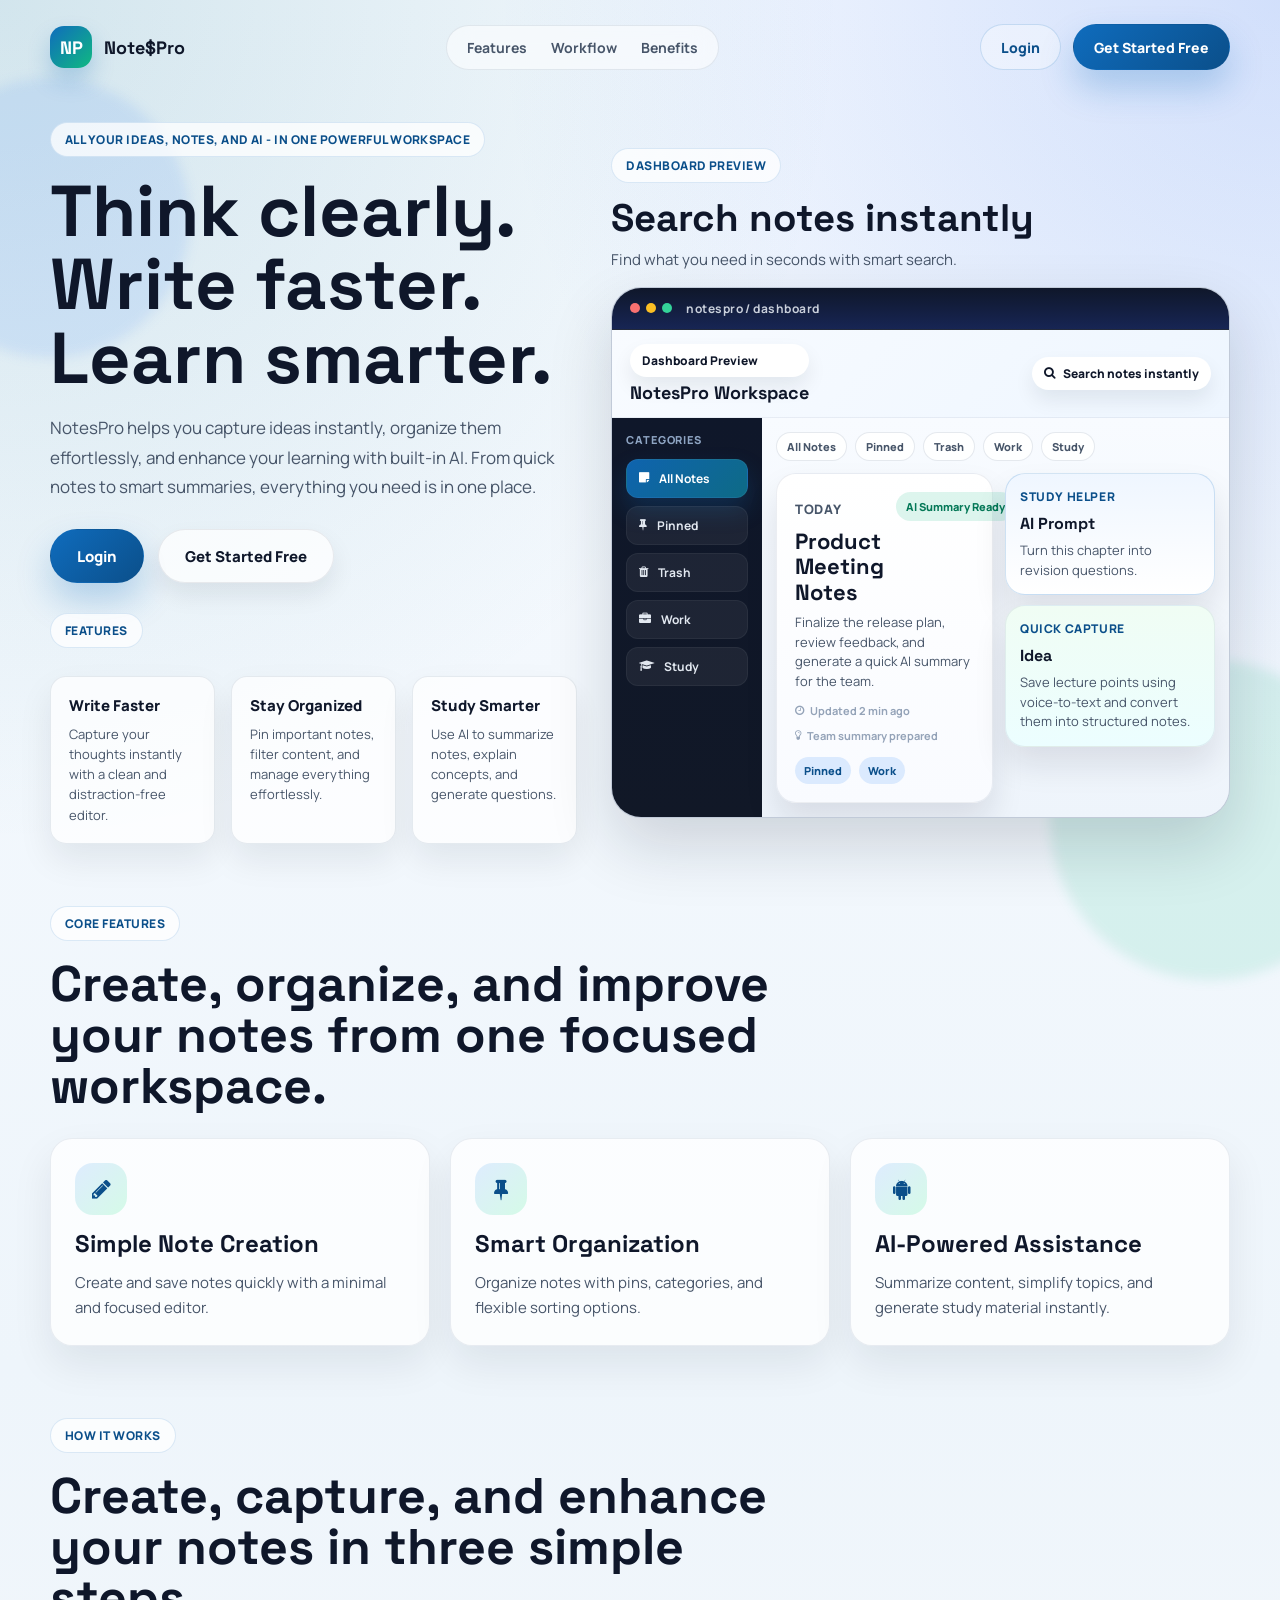
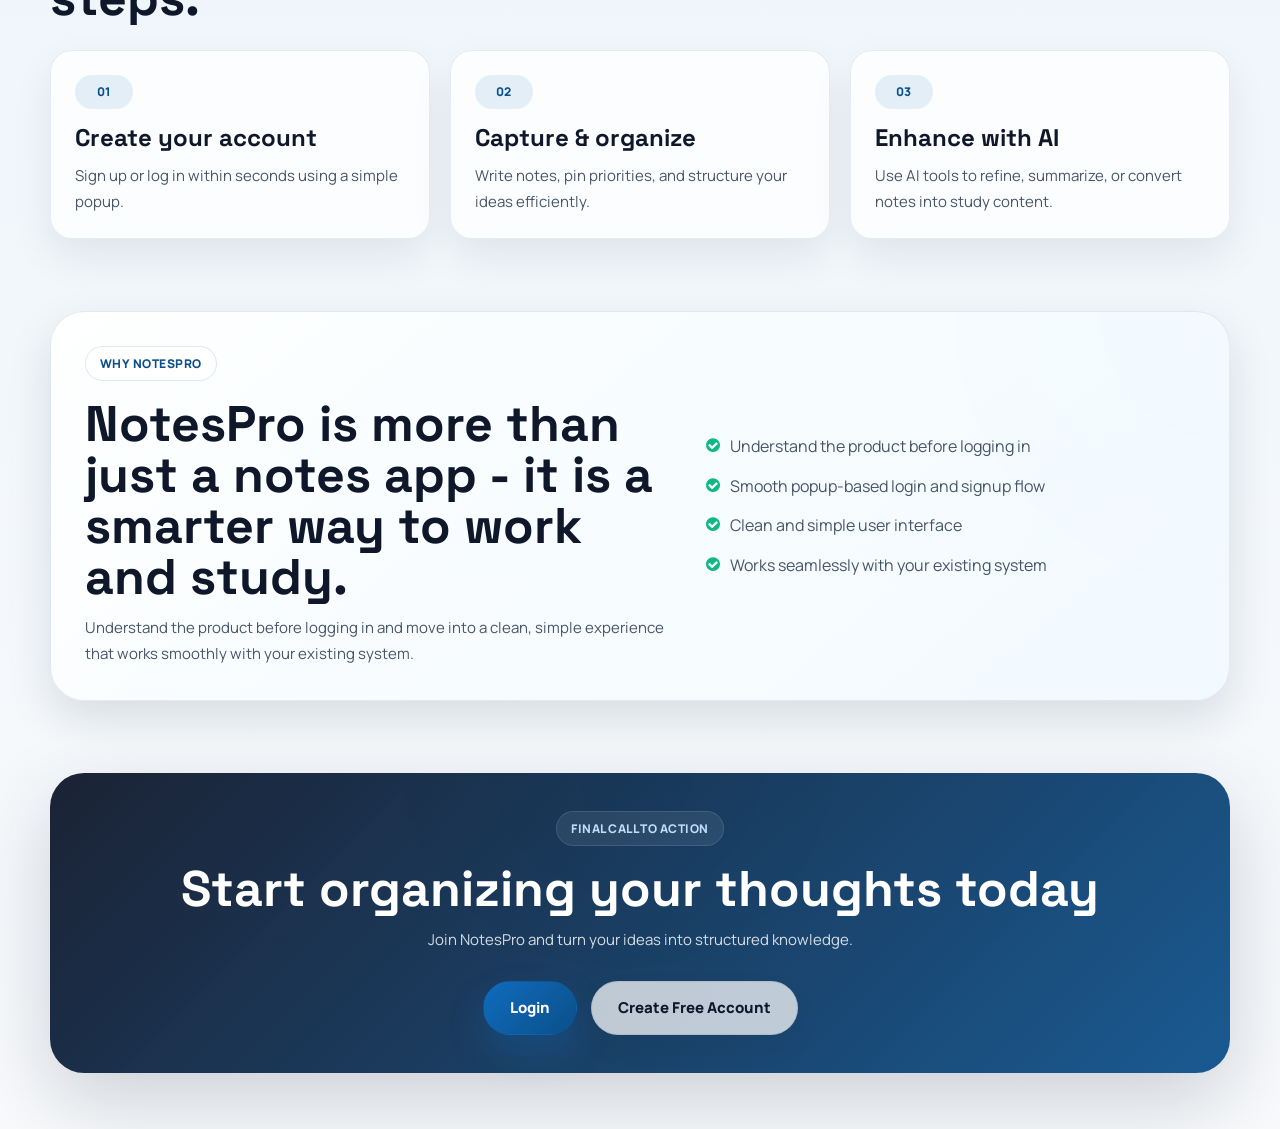
<file: index.html>
<!DOCTYPE html>
<html lang="en">
<head>
    <meta charset="UTF-8">
    <meta name="viewport" content="width=device-width, initial-scale=1.0">
    <link rel="icon" type="image/svg+xml" href="favicon.svg">
    <link rel="stylesheet" href="style.css">
    <link rel="stylesheet" href="https://cdnjs.cloudflare.com/ajax/libs/font-awesome/4.7.0/css/font-awesome.min.css">
    <title>NotesPro | Smart Notes Workspace</title>
</head>
<body class="landing-page">
    <header class="site-header">
        <a class="site-brand" href="index.html" aria-label="NotesPro home">
            <span class="site-brand__mark">NP</span>
            <span class="site-brand__text">Note$Pro</span>
        </a>

        <nav class="site-nav" aria-label="Main navigation">
            <a href="#features">Features</a>
            <a href="#workflow">Workflow</a>
            <a href="#benefits">Benefits</a>
        </nav>

        <div class="site-actions">
            <button class="ghost-button" type="button" data-auth-open="login">Login</button>
            <button class="primary-button" type="button" data-auth-open="signup">Get Started Free</button>
        </div>
    </header>

    <main class="landing-main">
        <section class="hero-section" id="home">
            <div class="hero-copy">
                <span class="section-badge">All your ideas, notes, and AI - in one powerful workspace</span>
                <h1>Think clearly. Write faster. Learn smarter.</h1>
                <p>
                    NotesPro helps you capture ideas instantly, organize them effortlessly, and enhance
                    your learning with built-in AI. From quick notes to smart summaries, everything you
                    need is in one place.
                </p>

                <div class="hero-actions">
                    <button class="primary-button large-button" type="button" data-auth-open="login">Login</button>
                    <button class="secondary-button large-button" type="button" data-auth-open="signup">Get Started Free</button>
                </div>

                <div class="hero-stats-heading">
                    <span class="section-badge">Features</span>
                </div>

                <div class="hero-stats">
                    <article class="stat-card">
                        <strong>Write Faster</strong>
                        <span>Capture your thoughts instantly with a clean and distraction-free editor.</span>
                    </article>
                    <article class="stat-card">
                        <strong>Stay Organized</strong>
                        <span>Pin important notes, filter content, and manage everything effortlessly.</span>
                    </article>
                    <article class="stat-card">
                        <strong>Study Smarter</strong>
                        <span>Use AI to summarize notes, explain concepts, and generate questions.</span>
                    </article>
                </div>
            </div>

            <div class="hero-visual" aria-hidden="true">
                <div class="visual-heading">
                    <span class="section-badge">Dashboard Preview</span>
                    <h2>Search notes instantly</h2>
                    <p>Find what you need in seconds with smart search.</p>
                </div>

                <div class="workspace-preview">
                    <div class="workspace-preview__chrome">
                        <div class="workspace-dots" aria-hidden="true">
                            <span></span>
                            <span></span>
                            <span></span>
                        </div>
                        <span class="workspace-window-title">notespro / dashboard</span>
                    </div>

                    <div class="workspace-preview__top">
                        <div class="workspace-top__left">
                            <span class="workspace-pill">Dashboard Preview</span>
                            <strong>NotesPro Workspace</strong>
                        </div>
                        <span class="workspace-search"><i class="fa fa-search"></i> Search notes instantly</span>
                    </div>

                    <div class="workspace-preview__body">
                        <aside class="workspace-menu">
                            <div class="workspace-menu__eyebrow">Categories</div>
                            <span class="is-active"><i class="fa fa-sticky-note"></i> All Notes</span>
                            <span><i class="fa fa-thumb-tack"></i> Pinned</span>
                            <span><i class="fa fa-trash"></i> Trash</span>
                            <span><i class="fa fa-briefcase"></i> Work</span>
                            <span><i class="fa fa-graduation-cap"></i> Study</span>
                        </aside>

                        <div class="workspace-canvas">
                            <div class="workspace-chip-row">
                                <span>All Notes</span>
                                <span>Pinned</span>
                                <span>Trash</span>
                                <span>Work</span>
                                <span>Study</span>
                            </div>

                            <article class="preview-note preview-note--primary">
                                <div class="preview-note__head">
                                    <div>
                                        <p class="preview-note__label">Today</p>
                                        <h2>Product Meeting Notes</h2>
                                    </div>
                                    <span class="preview-status">AI Summary Ready</span>
                                </div>
                                <p>Finalize the release plan, review feedback, and generate a quick AI summary for the team.</p>
                                <div class="preview-note__meta">
                                    <span><i class="fa fa-clock-o"></i> Updated 2 min ago</span>
                                    <span><i class="fa fa-lightbulb-o"></i> Team summary prepared</span>
                                </div>
                                <div class="preview-tags">
                                    <span>Pinned</span>
                                    <span>Work</span>
                                </div>
                            </article>

                            <div class="preview-stack">
                                <article class="preview-note preview-note--mini">
                                    <p class="preview-note__label">Study Helper</p>
                                    <h3>AI Prompt</h3>
                                    <p>Turn this chapter into revision questions.</p>
                                </article>

                                <article class="preview-note preview-note--mini accent-note">
                                    <p class="preview-note__label">Quick Capture</p>
                                    <h3>Idea</h3>
                                    <p>Save lecture points using voice-to-text and convert them into structured notes.</p>
                                </article>
                            </div>
                        </div>
                    </div>
                </div>
            </div>
        </section>

        <section class="feature-section" id="features">
            <div class="section-heading">
                <span class="section-badge">Core Features</span>
                <h2>Create, organize, and improve your notes from one focused workspace.</h2>
            </div>

            <div class="feature-strip">
                <article class="feature-card">
                    <div class="feature-icon"><i class="fa fa-pencil"></i></div>
                    <h2>Simple Note Creation</h2>
                    <p>Create and save notes quickly with a minimal and focused editor.</p>
                </article>

                <article class="feature-card">
                    <div class="feature-icon"><i class="fa fa-thumb-tack"></i></div>
                    <h2>Smart Organization</h2>
                    <p>Organize notes with pins, categories, and flexible sorting options.</p>
                </article>

                <article class="feature-card">
                    <div class="feature-icon"><i class="fa fa-android"></i></div>
                    <h2>AI-Powered Assistance</h2>
                    <p>Summarize content, simplify topics, and generate study material instantly.</p>
                </article>
            </div>
        </section>

        <section class="journey-section" id="workflow">
            <div class="section-heading">
                <span class="section-badge">How It Works</span>
                <h2>Create, capture, and enhance your notes in three simple steps.</h2>
            </div>

            <div class="journey-grid">
                <article class="journey-card">
                    <span class="journey-step">01</span>
                    <h3>Create your account</h3>
                    <p>Sign up or log in within seconds using a simple popup.</p>
                </article>

                <article class="journey-card">
                    <span class="journey-step">02</span>
                    <h3>Capture &amp; organize</h3>
                    <p>Write notes, pin priorities, and structure your ideas efficiently.</p>
                </article>

                <article class="journey-card">
                    <span class="journey-step">03</span>
                    <h3>Enhance with AI</h3>
                    <p>Use AI tools to refine, summarize, or convert notes into study content.</p>
                </article>
            </div>
        </section>

        <section class="highlight-section" id="benefits">
            <div class="highlight-panel">
                <div class="highlight-copy">
                    <span class="section-badge">Why NotesPro</span>
                    <h2>NotesPro is more than just a notes app - it is a smarter way to work and study.</h2>
                    <p>
                        Understand the product before logging in and move into a clean, simple experience
                        that works smoothly with your existing system.
                    </p>
                </div>

                <ul class="highlight-list">
                    <li><i class="fa fa-check-circle"></i> Understand the product before logging in</li>
                    <li><i class="fa fa-check-circle"></i> Smooth popup-based login and signup flow</li>
                    <li><i class="fa fa-check-circle"></i> Clean and simple user interface</li>
                    <li><i class="fa fa-check-circle"></i> Works seamlessly with your existing system</li>
                </ul>
            </div>
        </section>

        <section class="cta-section">
            <span class="section-badge">Final Call To Action</span>
            <h2>Start organizing your thoughts today</h2>
            <p>Join NotesPro and turn your ideas into structured knowledge.</p>
            <div class="cta-actions">
                <button class="primary-button large-button" type="button" data-auth-open="login">Login</button>
                <button class="secondary-button large-button" type="button" data-auth-open="signup">Create Free Account</button>
            </div>
        </section>
    </main>

    <div class="auth-modal" id="authModal" hidden aria-hidden="true">
        <div class="auth-modal__backdrop" data-auth-close></div>

        <div class="auth-modal__dialog" role="dialog" aria-modal="true" aria-labelledby="authModalHeading">
            <button class="auth-modal__close" type="button" data-auth-close aria-label="Close auth popup">&times;</button>

            <div class="auth-modal__layout">
                <section class="auth-modal__intro">
                    <div class="auth-brand">NotesPro</div>
                    <h2 id="authModalHeading">Access your notes from one beautiful workspace.</h2>
                    <p>Login to continue writing and organizing, or sign up to create your NotesPro account.</p>

                    <ul class="auth-benefits">
                        <li><i class="fa fa-check-circle"></i> Save personal and work notes in one place</li>
                        <li><i class="fa fa-check-circle"></i> Pin important notes and recover deleted ones</li>
                        <li><i class="fa fa-check-circle"></i> Use the AI assistant for study and writing help</li>
                    </ul>
                </section>

                <section class="auth-modal__forms">
                    <div class="auth-view-switch" aria-label="Choose login or sign up">
                        <button class="auth-view-switch__btn is-active" type="button" data-auth-view="login">Login</button>
                        <button class="auth-view-switch__btn" type="button" data-auth-view="signup">Sign Up</button>
                    </div>

                    <section class="auth-pane is-active" data-auth-panel="login">
                        <h3>Login</h3>
                        <p>Enter your details and continue to your notes workspace.</p>

                        <form class="auth-form">
                            <label for="mail">Email</label>
                            <input type="email" name="email" id="mail" placeholder="abc@gmail.com" autocomplete="email">

                            <label for="pass">Password</label>
                            <input type="password" name="password" id="pass" placeholder="Password" autocomplete="current-password">

                            <div class="auth-actions auth-actions-single">
                                <button id="sub-btn" type="button">Login</button>
                            </div>
                        </form>

                        <p class="auth-inline-text">
                            New here?
                            <button class="auth-inline-link" type="button" data-auth-view="signup">Create an account</button>
                        </p>
                    </section>

                    <section class="auth-pane" data-auth-panel="signup">
                        <h3>Create Account</h3>
                        <p>Sign up to start using your personal NotesPro dashboard.</p>

                        <form class="auth-form">
                            <label for="Name">Name</label>
                            <input type="text" name="name" id="Name" placeholder="Enter your name" autocomplete="name">

                            <label for="email">Email</label>
                            <input type="email" name="email" id="email" placeholder="abc@gmail.com" autocomplete="email">

                            <label for="password">Password</label>
                            <input type="password" name="password" id="password" placeholder="Minimum 6 characters" autocomplete="new-password">

                            <div class="auth-actions">
                                <button id="submit" type="button">Create Account</button>
                                <button id="reset" type="button">Reset</button>
                            </div>
                        </form>

                        <p class="auth-inline-text">
                            Already have an account?
                            <button class="auth-inline-link" type="button" data-auth-view="login">Login</button>
                        </p>
                    </section>
                </section>
            </div>
        </div>
    </div>

    <script src="script.js"></script>
</body>
</html>
</file>
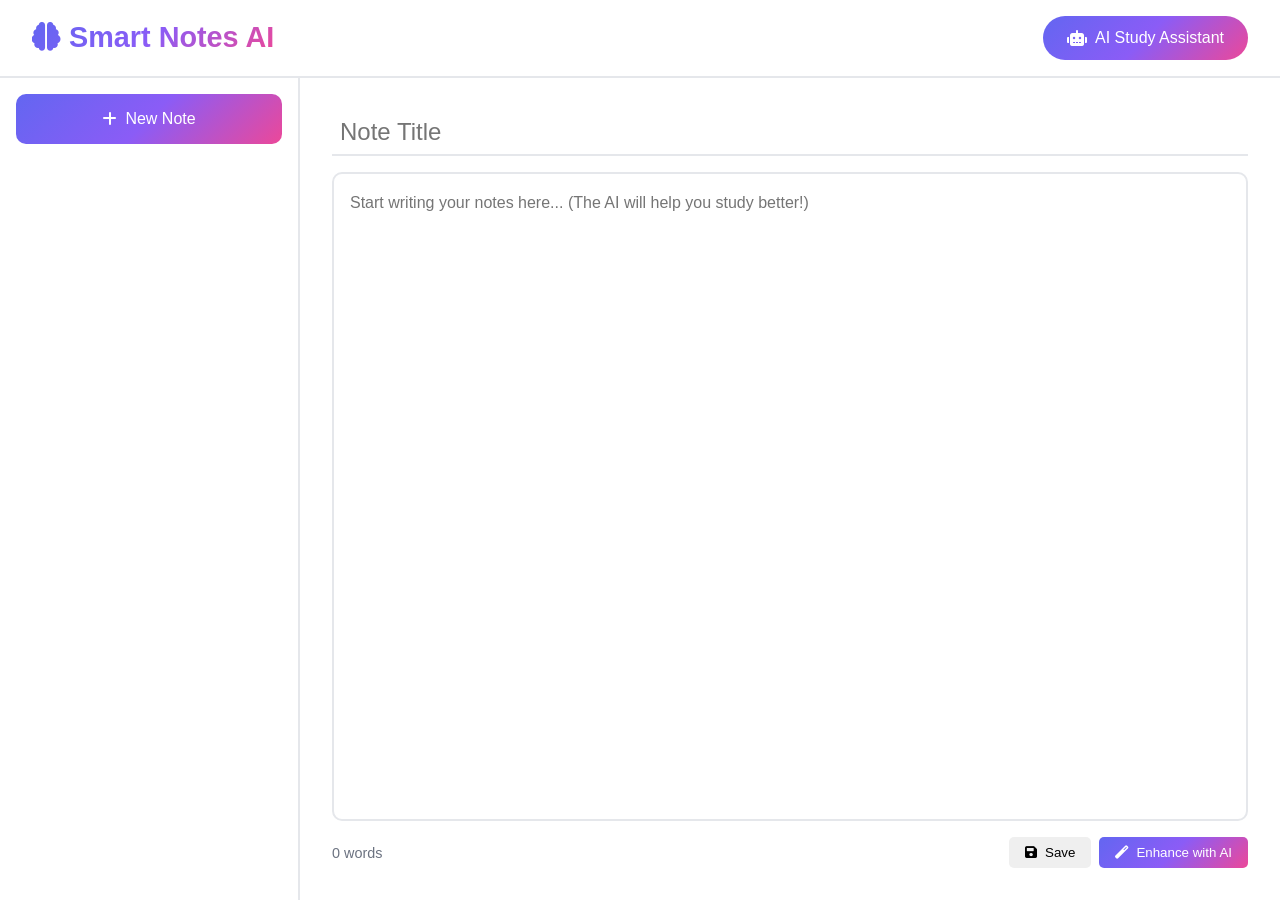
<file: ai.html>
<!DOCTYPE html>
<html lang="en">
<head> 
    <meta charset="UTF-8">
    <meta name="viewport" content="width=device-width, initial-scale=1.0">
    <link rel='icon' type='image/svg+xml' href='favicon.svg'>
    <title>Smart Notes AI - Study Assistant</title>
    <link rel="stylesheet" href="ai.css">
    <link rel="stylesheet" href="https://cdnjs.cloudflare.com/ajax/libs/font-awesome/6.0.0/css/all.min.css">
</head>
<body>
    <div class="app-container">
        
        <header class="app-header">
            <h1><i class="fas fa-brain"></i> Smart Notes AI</h1>
            <button class="ai-assistant-btn" onclick="openAIAssistant()">
                <i class="fas fa-robot"></i> AI Study Assistant
            </button>
        </header>

        
        <div class="main-content">
            
            <aside class="sidebar">
                <button class="new-note-btn" onclick="createNewNote()">
                    <i class="fas fa-plus"></i> New Note
                </button>
                <div class="notes-list" id="notesList">
                    
                </div>
            </aside>

            
            <section class="note-editor">
                <input type="text" class="note-title" id="noteTitle" placeholder="Note Title">
                <textarea class="note-content" id="noteContent" placeholder="Start writing your notes here... (The AI will help you study better!)"></textarea>
                <div class="editor-footer">
                    <span class="word-count" id="wordCount">0 words</span>
                    <div class="editor-actions">
                        <button class="action-btn" onclick="saveNote()"><i class="fas fa-save"></i> Save</button>
                        <button class="action-btn ai-btn" onclick="enhanceWithAI()">
                            <i class="fas fa-magic"></i> Enhance with AI
                        </button>
                    </div>
                </div>
            </section>
        </div>

        
        <div id="aiModal" class="modal">
            <div class="modal-content">
                <div class="modal-header">
                    <h2><i class="fas fa-robot"></i> AI Study Assistant</h2>
                    <button class="close-btn" onclick="closeAIAssistant()">&times;</button>
                </div>
                
                <div class="chat-container" id="chatContainer">
                    <div class="ai-message">
                        <i class="fas fa-robot"></i>
                        <div class="message-content">
                            Hi! I'm your AI study assistant. I can help you with:
                            <ul>
                                <li>📚 Improving your notes</li>
                                <li>📝 Creating study guides</li>
                                <li>❓ Generating practice questions</li>
                                <li>💡 Explaining difficult concepts</li>
                                <li>📊 Making summaries</li>
                            </ul>
                            What would you like help with today?
                        </div>
                    </div>
                </div>

                <div class="quick-actions">
                    <button class="quick-action" onclick="askAI('improve notes')">
                        <i class="fas fa-magic"></i> Improve My Notes
                    </button>
                    <button class="quick-action" onclick="askAI('generate questions')">
                        <i class="fas fa-question-circle"></i> Generate Questions
                    </button>
                    <button class="quick-action" onclick="askAI('summarize')">
                        <i class="fas fa-compress"></i> Summarize
                    </button>
                    <button class="quick-action" onclick="askAI('explain concepts')">
                        <i class="fas fa-lightbulb"></i> Explain Concepts
                    </button>
                </div>

                <div class="ai-response" id="aiResponse">
                    
                </div>

                <div class="modal-footer">
                    <input type="text" id="aiQuestion" placeholder="Ask me anything about your notes..." class="ai-input">
                    <button class="send-btn" onclick="sendToAI()">
                        <i class="fas fa-paper-plane"></i> Ask AI
                    </button>
                </div>
            </div>
        </div>

        
        <div id="loadingOverlay" class="loading-overlay" style="display: none;">
            <div class="spinner">
                <i class="fas fa-brain"></i>
                <div class="loading-text">AI is thinking...</div>
            </div>
        </div>
    </div>

    <script src="ai.js"></script>
</body>
</html>
</file>
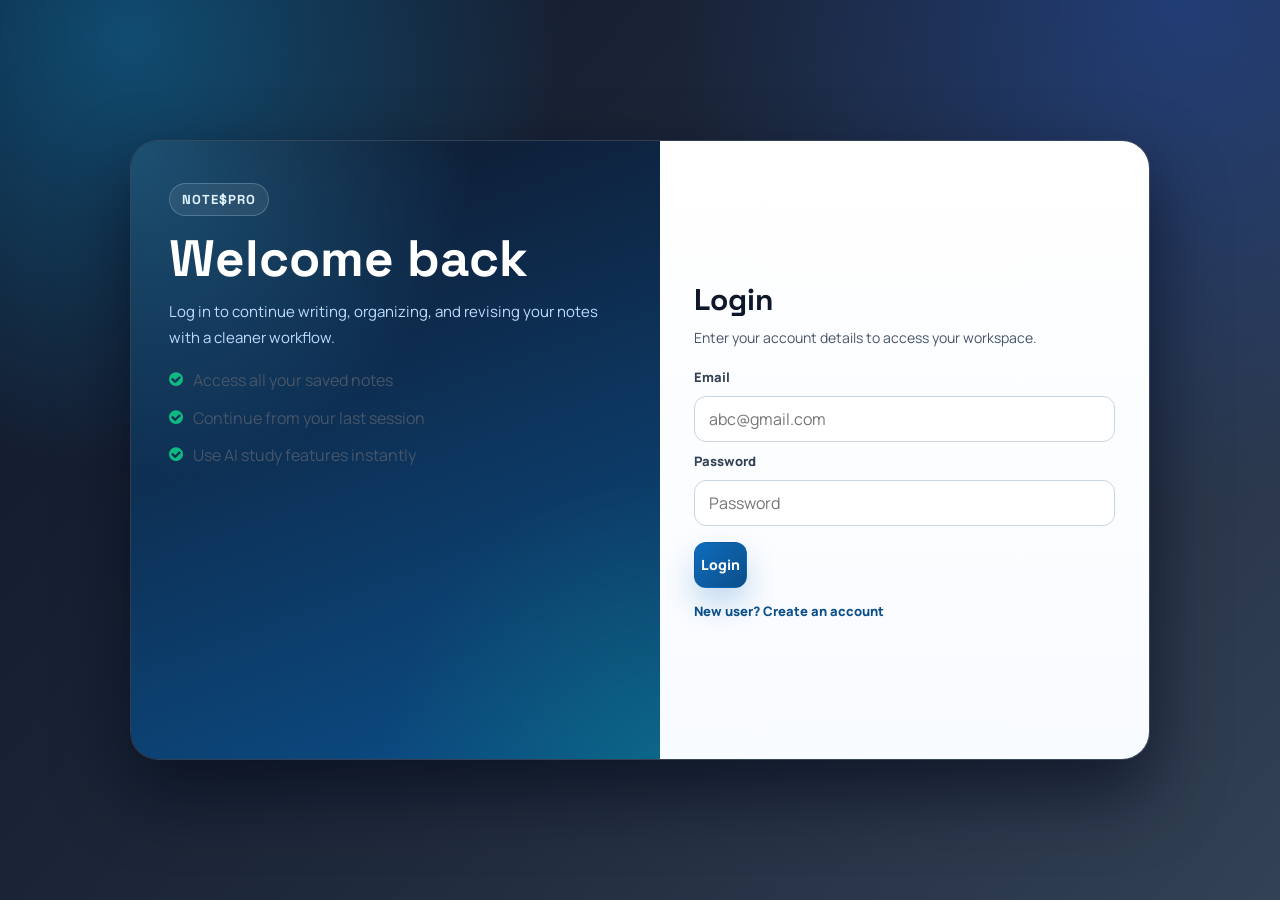
<file: login.html>
<!DOCTYPE html>
<html lang="en">
<head>
    <meta charset="UTF-8">
    <meta name="viewport" content="width=device-width, initial-scale=1.0">
    <link rel='icon' type='image/svg+xml' href='favicon.svg'>
    <link rel="stylesheet" href="style.css">
    <link rel="stylesheet" href="https://cdnjs.cloudflare.com/ajax/libs/font-awesome/4.7.0/css/font-awesome.min.css">
    <title>login page</title>
</head>
<body class="auth-page auth-login">
    <main class="auth-layout">
        <section class="auth-hero">
            <div class="auth-brand">NOTE$PRO</div>
            <h1>Welcome back</h1>
            <p>Log in to continue writing, organizing, and revising your notes with a cleaner workflow.</p>
            <ul>
                <li><i class="fa fa-check-circle"></i> Access all your saved notes</li>
                <li><i class="fa fa-check-circle"></i> Continue from your last session</li>
                <li><i class="fa fa-check-circle"></i> Use AI study features instantly</li>
            </ul>
        </section>

        <section class="auth-card">
            <h2>Login</h2>
            <p>Enter your account details to access your workspace.</p>

            <form class="auth-form">
                <label for="mail">Email</label>
                <input type="email" name="email" id="mail" placeholder="abc@gmail.com">

                <label for="pass">Password</label>
                <input type="password" name="password" id="pass" placeholder="Password">

                <div class="auth-actions auth-actions-single">
                    <button id="sub-btn" type="button">Login</button>
                </div>
            </form>

            <a class="auth-switch" href="index.html">
                New user? Create an account
            </a>
        </section>
    </main>

    <script src="script.js"></script>
</body>
</html>
</file>
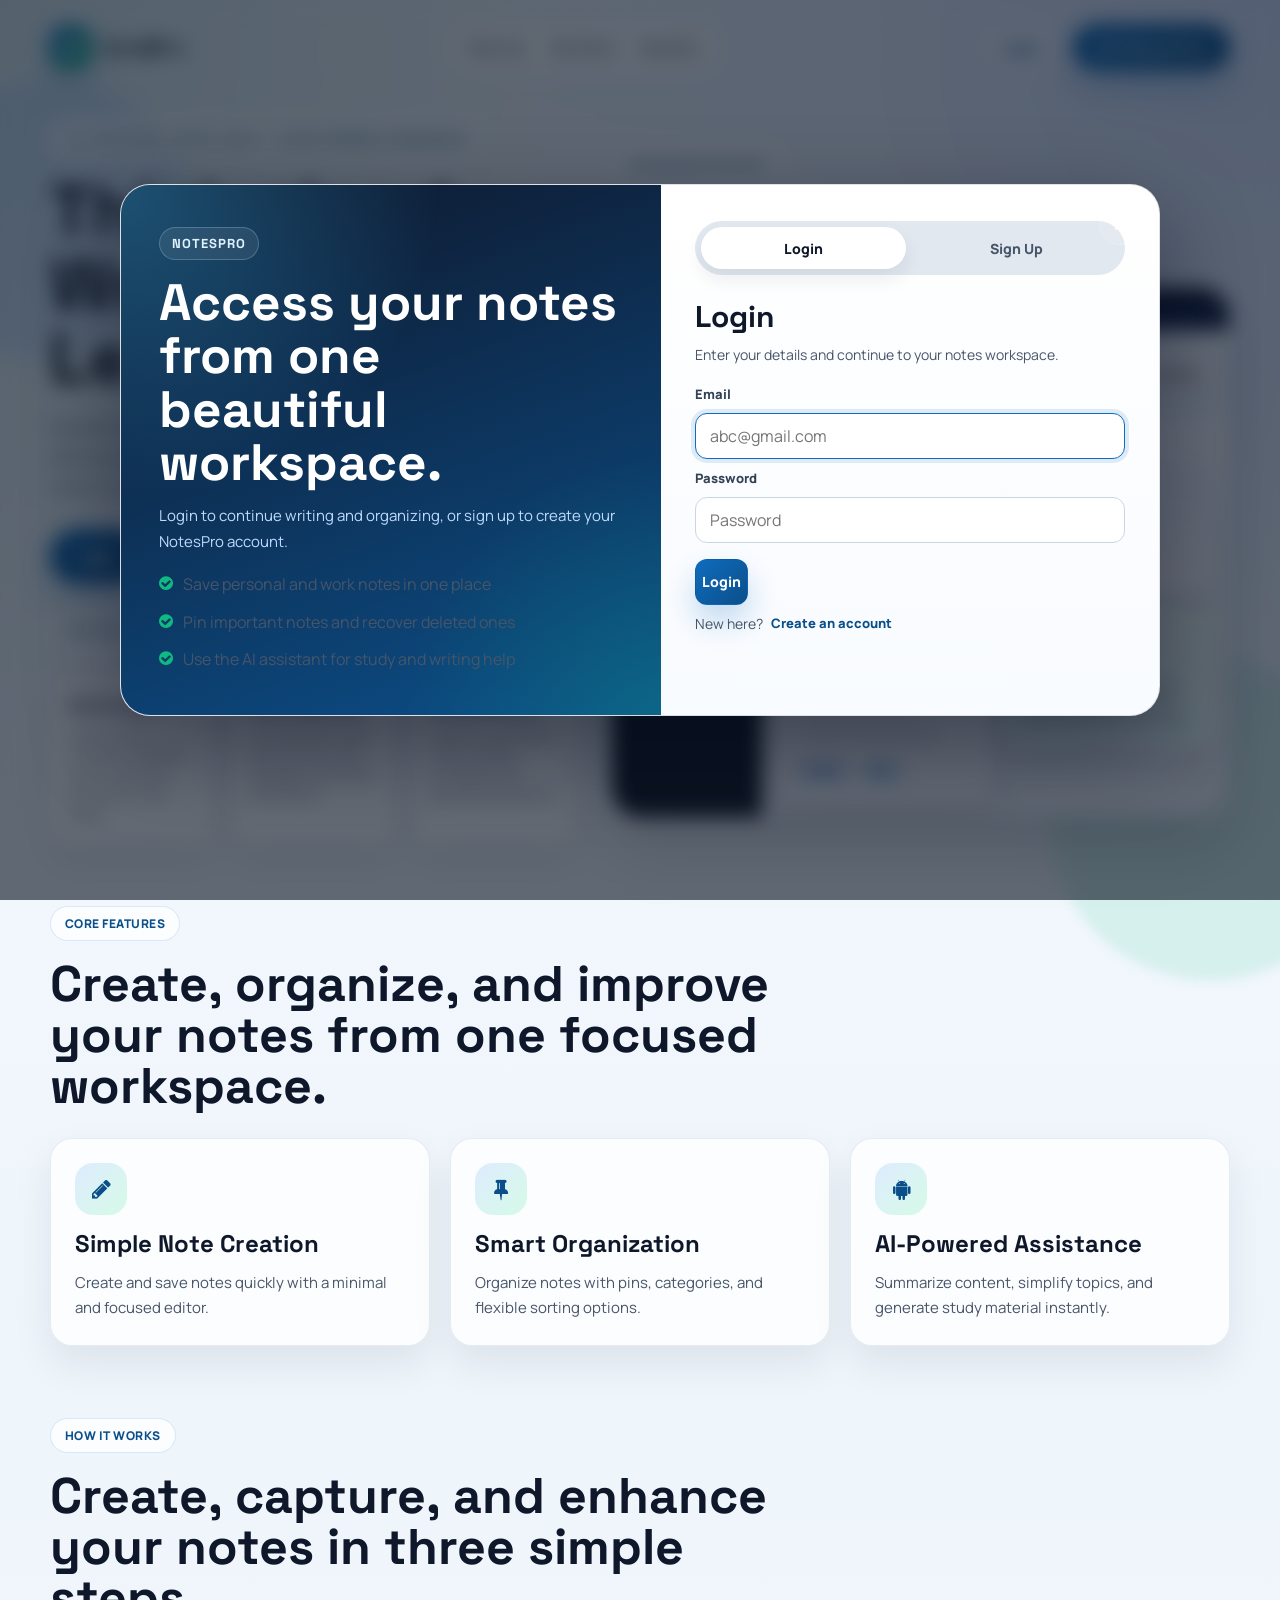
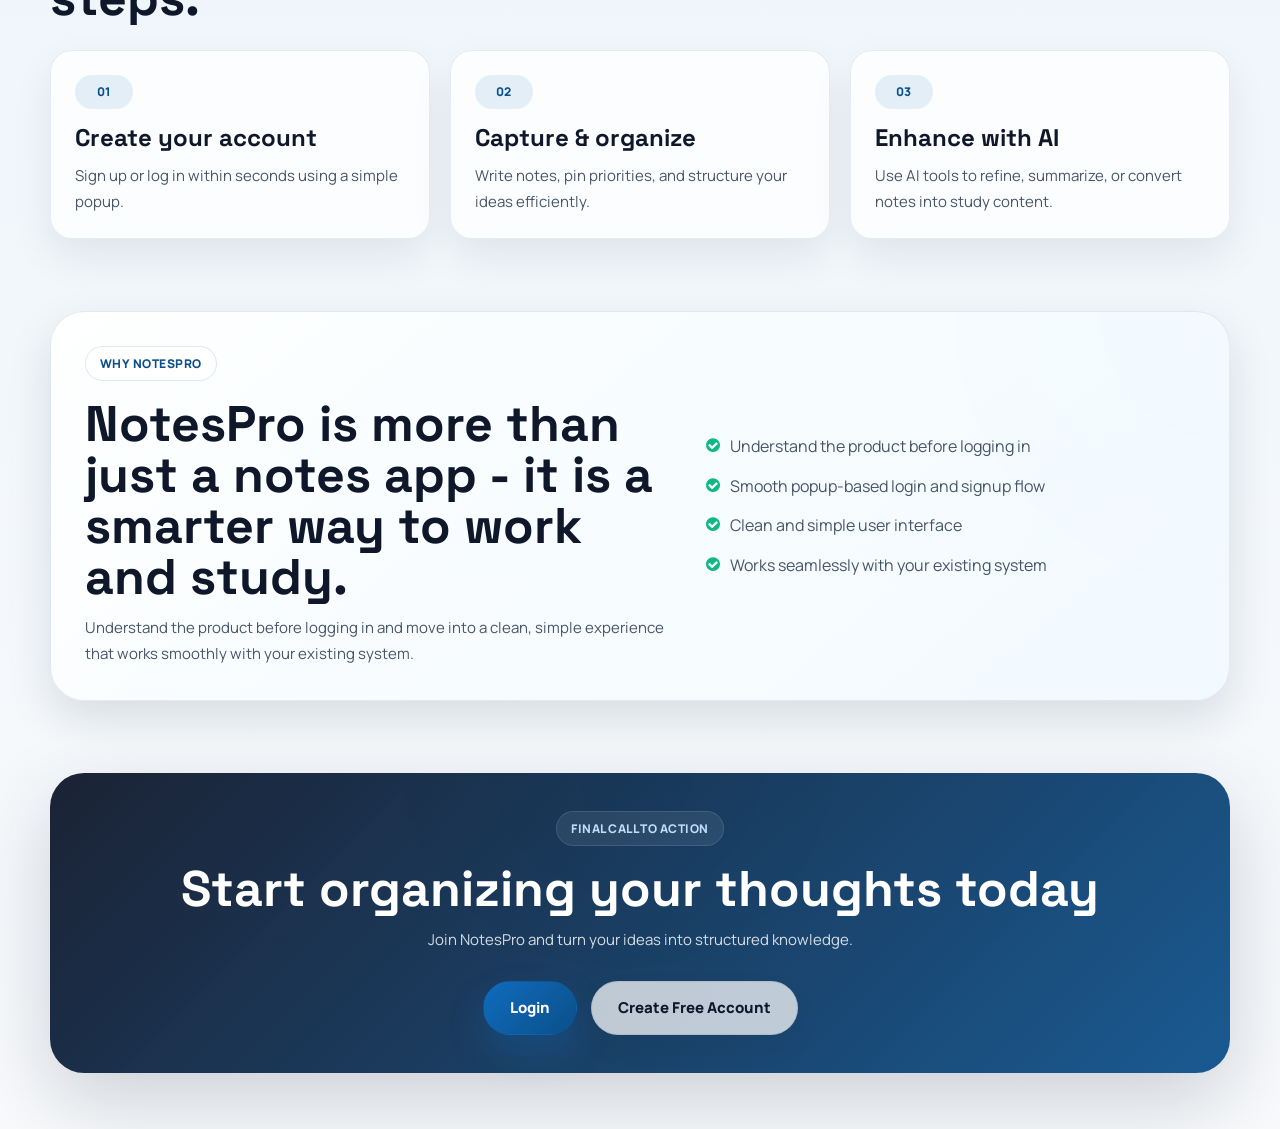
<file: notes.html>
<!DOCTYPE html>
<html lang="en">
<head>
    <meta charset="UTF-8">
    <meta name="viewport" content="width=device-width, initial-scale=1.0">
    <link rel='icon' type='image/svg+xml' href='favicon.svg'>
    <link rel="stylesheet" href="https://www.w3schools.com/w3css/5/w3.css">
    <link rel="stylesheet" href="https://cdnjs.cloudflare.com/ajax/libs/font-awesome/4.7.0/css/font-awesome.min.css">
    <link rel="stylesheet" href="notes.css">
    <title>Notes App home </title>
</head>
<body class="notes-home">
    <div class="main">
        <div class="nav">
            <ul>
                <h2 id="logo">NOTE$PRO</h2>
                <div class="search-tab">
                <input type="search" id="search" name="search" placeholder="Search by exact title">
                <button id="searchs"><i class="fa fa-search"></i></button>
                </div>
                <li id="allNotes"><i class="fa fa-list"></i> All Notes 
                    <ul id="ulnotes" class="hide">
                  
                  </ul>
                
                </li>
                <li id="newNotes"> <i class="fa fa-plus-circle"></i>  New Note</li>
                <li id="pinned"><i class="fa fa-thumb-tack"></i>  Pinned
                <ul id="ulpinned" class="hide"></ul>
                </li>
                <li id="Trash"><i class="fa fa-trash"></i> Trash
                    <ul id="ultrash" class="hide">
                        
                    </ul>
                </li>
                <li id="Categories"><i class="fa fa-tags"></i> Categories 
                    <select id="categoryFilter" class="hide">
                         
                        <option value="work">Work</option>
                        <option value="Personal">Personal</option>
                        <option value="Ideas">Ideas</option>
                    </select></li>
                <li id="Settings"><i class="fa fa-cog"></i> Settings</li>
                <li id="Profile"><i class="fa fa-user"></i> Profile</li>
            </ul>
        </div>
         <div class="notes">
            <h1 id="lab"><label for="title" id="title-head">Note Title</label></h1>
            <p class="notes-subtitle">Capture your ideas clearly, then save, pin, or enhance with AI.</p>
             
            <input type="text" name="title" id="title" placeholder="Enter note title">
           
            <h2 id="tools">Editor Tools</h2> 
             <br>
            <div class="editor">
            <button id="pin"><i class="fa fa-thumb-tack"></i> Pin</button>
            <button id="save"><i class="fa fa-save"></i> Save</button>
            <button id="Delete"><i class="fa fa-trash"></i> Delete</button>
            <button onclick="openAIAssistant()" id="ai"><i class="fa fa-android"></i> AI</button>
            <button id="toggle"><i class="fa fa-adjust"></i> Theme</button>
            </div>
             
            <textarea id="textarea" placeholder="Write your notes here..."></textarea>
            <div id="wordCount" class="word-count hide">0 words</div>
            <hr>
            <div id="notesContainer" class="hide" aria-live="polite"></div>
         </div>
       
       
       <div id="settingsOverlay" class="settings-overlay hide">
         <div class="settings-panel">
           <div class="settings-header">
             <h2 class="settings-title">Settings</h2>
             <button id="closeSettings" class="settings-close" type="button" aria-label="Close settings" onclick="closeSettingsPanel()">✕</button>
           </div>

           
           <section class="settings-group">
             <h3>Appearance</h3>
             <div class="settings-option">
               <span>Theme</span>
               <div class="settings-option-controls">
                 <label><input type="radio" name="theme-mode" id="themeLight" value="light"> Light</label>
                 <label><input type="radio" name="theme-mode" id="themeDark" value="dark"> Dark</label>
               </div>
             </div>

             <div class="settings-option">
               <span>Font Size</span>
               <select id="fontSizeSelect">
                 <option value="small">Small</option>
                 <option value="medium">Medium</option>
                 <option value="large">Large</option>
               </select>
             </div>

             <div class="settings-option">
               <span>Accent Color</span>
               <div class="accent-swatches" id="accentSelect">
                 <button data-accent="blue" class="accent-swatch accent-blue"></button>
                 <button data-accent="purple" class="accent-swatch accent-purple"></button>
                 <button data-accent="teal" class="accent-swatch accent-teal"></button>
               </div>
             </div>
           </section>

           
           <section class="settings-group">
             <h3>Editor Preferences</h3>

             <div class="settings-option">
               <span>Default Category</span>
               <select id="defaultCategorySelect">
                 <option value="work">Work</option>
                 <option value="Personal">Personal</option>
                 <option value="Ideas">Ideas</option>
               </select>
             </div>

             <div class="settings-option">
               <label>
                 <input type="checkbox" id="autoSaveToggle">
                 Auto Save Notes
               </label>
             </div>

             <div class="settings-option">
               <label>
                 <input type="checkbox" id="showWordCountToggle">
                 Show Word Count
               </label>
             </div>
           </section>

           
           <section class="settings-group">
             <h3>Notes View</h3>

             <div class="settings-option">
               <span>Sort Notes</span>
               <select id="sortOrderSelect">
                 <option value="newest">Newest First</option>
                 <option value="oldest">Oldest First</option>
               </select>
             </div>

             <div class="settings-option">
               <span>Layout</span>
               <div class="settings-option-controls">
                 <label><input type="radio" name="notes-view" value="list" id="viewList"> List</label>
                 <label><input type="radio" name="notes-view" value="grid" id="viewGrid"> Grid</label>
               </div>
             </div>

             <div class="settings-option">
               <label>
                 <input type="checkbox" id="showPinnedFirstToggle" checked>
                 Show Pinned First
               </label>
             </div>
           </section>
         </div>
       </div>
       
<div id="aiModal" class="ai-modal">

  <div class="ai-box" role="dialog" aria-label="AI Study Assistant">

    
    <div class="ai-header">
      <div class="ai-header-main">
        <h3><i class="fa fa-android"></i> AI Study Assistant</h3>
        <p><span class="ai-status-dot"></span> Ready to help with your notes</p>
      </div>
      <button class="ai-close-btn" type="button" onclick="closeAIAssistant()" aria-label="Close AI panel">&times;</button>
    </div>

    <div class="ai-history-tools">
      <button id="copyLastAI" class="ai-tool-btn" type="button">Copy Last Reply</button>
      <button id="clearAIHistory" class="ai-tool-btn ai-tool-danger" type="button">Clear History</button>
    </div>

    
    <div id="aiChat" class="ai-chat"></div>

    
    <div class="ai-input-area">

      <input
        id="aiQuestion"
        type="text"
        placeholder="Ask AI to improve, summarize, explain, or create questions..."
      >

      <button class="ai-send-btn" type="button" onclick="sendToAI()"><i class="fa fa-paper-plane"></i> Send</button>

    </div>

  </div>

</div>

       </div>
    <script src="notes.js"></script>
    <script src="script.js"></script>
</body>
</html>
</file>
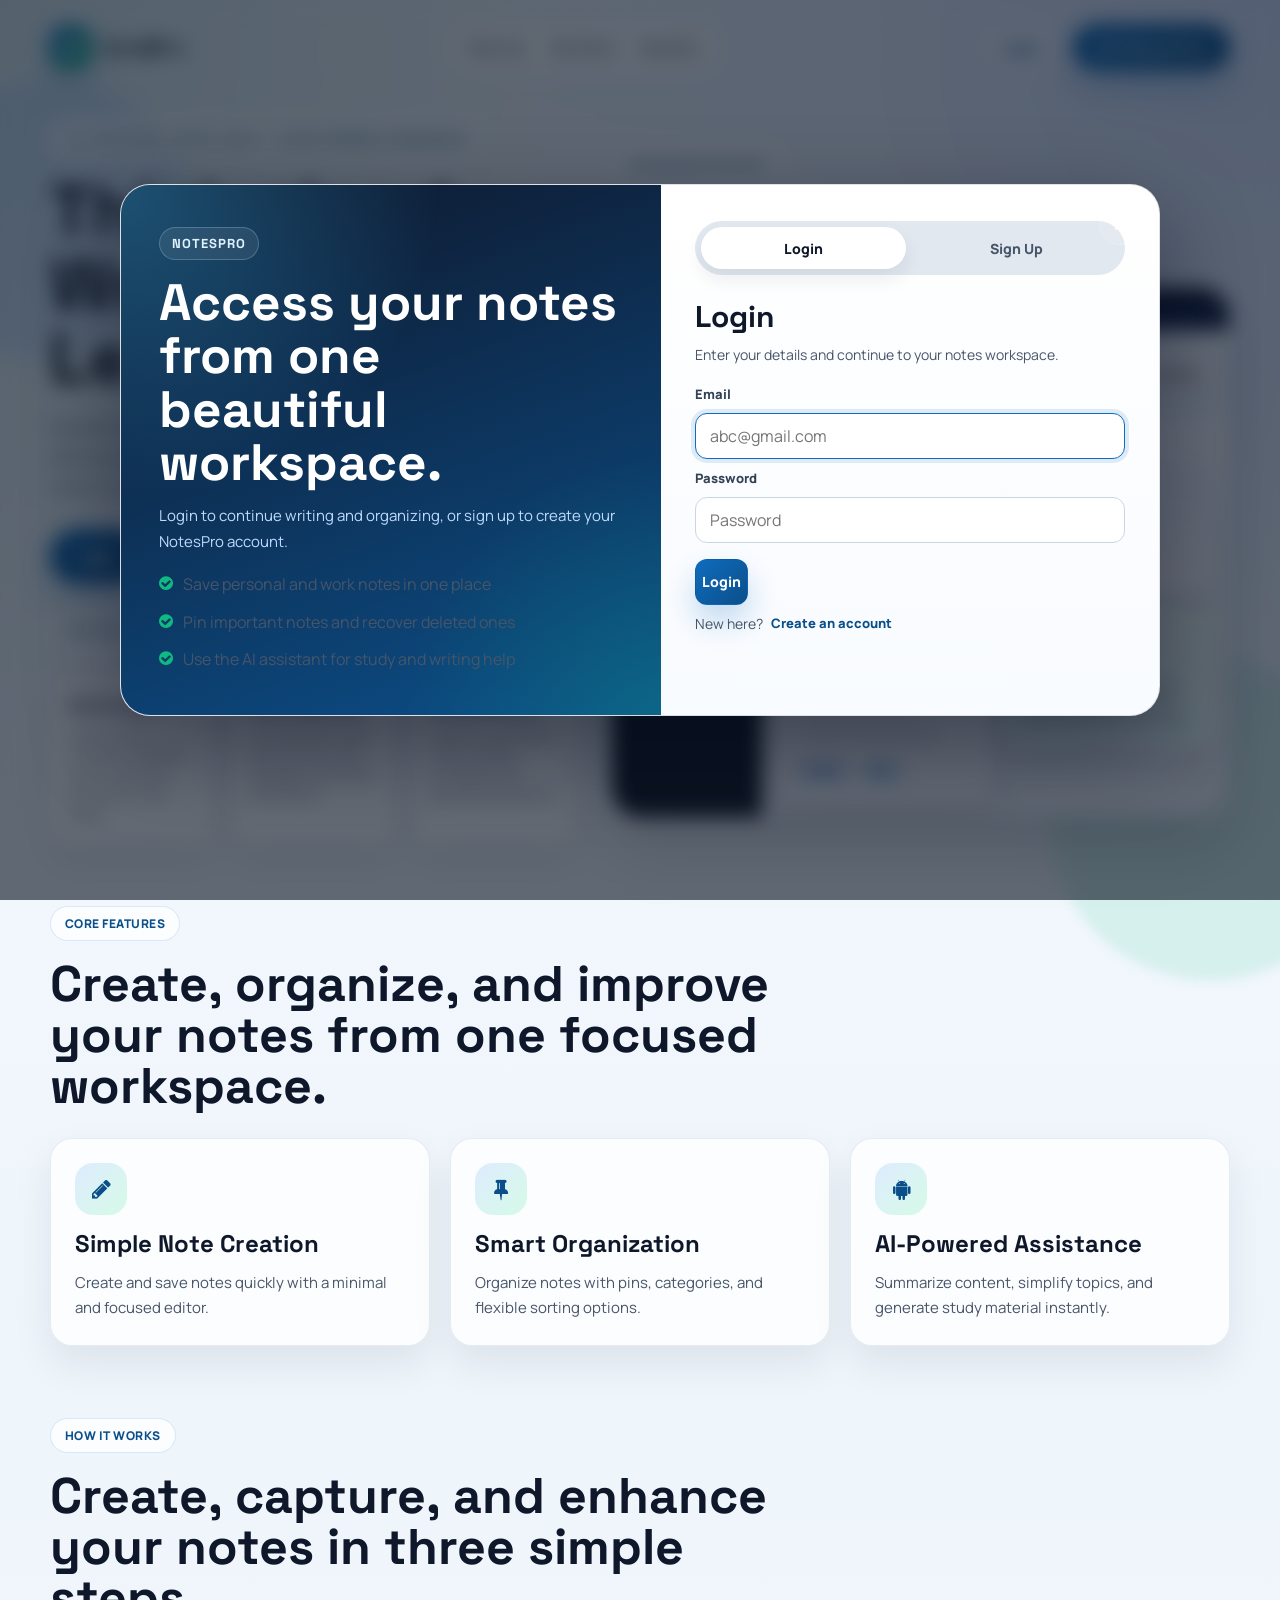
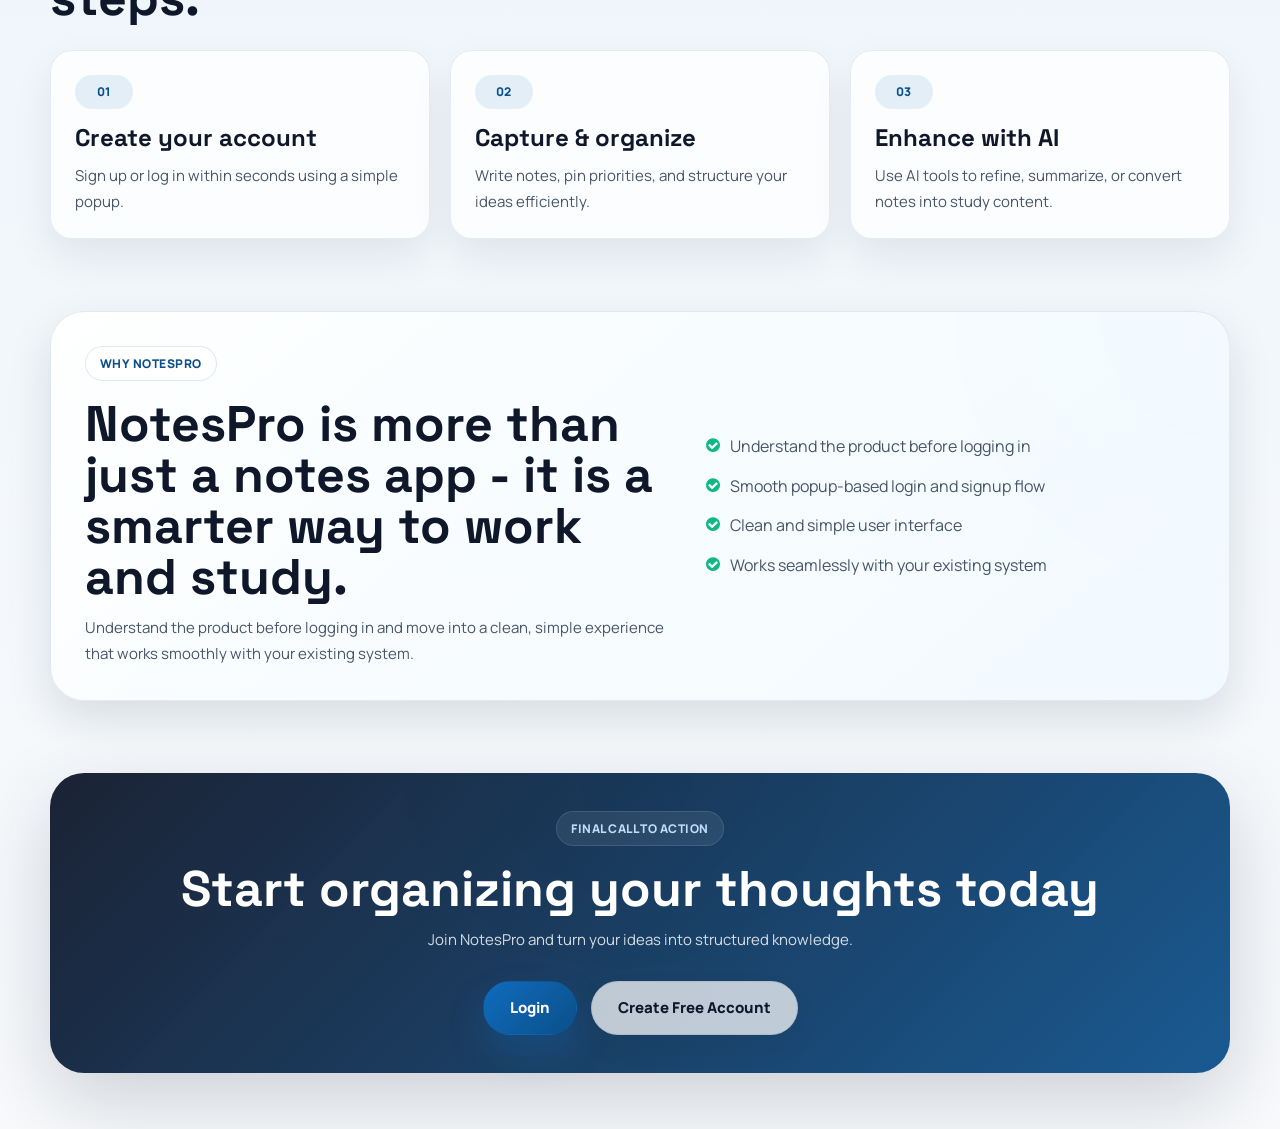
<file: password.html>
<!DOCTYPE html>
<html lang="en">
<head>
    <meta charset="UTF-8">
    <meta name="viewport" content="width=device-width, initial-scale=1.0">
    <link rel='icon' type='image/svg+xml' href='favicon.svg'>
    <link rel="stylesheet" href="style.css">
    <link rel="stylesheet" href="https://cdnjs.cloudflare.com/ajax/libs/font-awesome/4.7.0/css/font-awesome.min.css">
    <title>Edit password</title>
</head>
<body class="password-page">
    <main class="password-wrap">
        <section class="password-card">
            <div class="password-head">
                <span class="pass-badge"><i class="fa fa-shield"></i> Security</span>
                <h1>Change Password</h1>
                <p>Choose a strong password and confirm it to secure your account.</p>
            </div>

            <form class="password-form">
                <label class="password-field" for="newpass">
                    <span>New Password</span>
                    <input type="password" name="password" id="newpass" placeholder="Enter new password" autocomplete="new-password">
                </label>

                <label class="password-field" for="Confirmpass">
                    <span>Confirm Password</span>
                    <input type="password" name="password" id="Confirmpass" placeholder="Confirm new password" autocomplete="new-password">
                </label>

                <button id="submitPass" type="submit">
                    <i class="fa fa-check-circle"></i> Update Password
                </button>
            </form>

            <a class="pass-back-link" href="profile.html">
                <i class="fa fa-arrow-left"></i> Back to Profile
            </a>
        </section>
    </main>
    <script src="notes.js"></script>
</body>
</html>
</file>
<file: style.css>
@import url("https://fonts.googleapis.com/css2?family=Manrope:wght@400;500;600;700;800&family=Space+Grotesk:wght@500;700&display=swap");

:root{
    --bg-main: #f3f7fb;
    --bg-deep: #0f172a;
    --bg-deeper: #081120;
    --surface: rgba(255,255,255,0.78);
    --surface-strong: #ffffff;
    --surface-dark: rgba(15,23,42,0.8);
    --line-soft: rgba(148,163,184,0.22);
    --line-mid: rgba(148,163,184,0.38);
    --text-main: #0f172a;
    --text-soft: #475569;
    --text-faint: #94a3b8;
    --brand: #0f6cbd;
    --brand-strong: #0b4f8a;
    --brand-soft: #dbeafe;
    --mint: #10b981;
    --mint-soft: #d1fae5;
    --amber: #f59e0b;
    --shadow-lg: 0 28px 80px rgba(15,23,42,0.18);
    --shadow-md: 0 18px 45px rgba(15,23,42,0.12);
    --radius-xl: 30px;
    --radius-lg: 22px;
    --radius-md: 16px;
    --radius-sm: 12px;
}

*{
    box-sizing: border-box;
}

html{
    scroll-behavior: smooth;
}

body{
    margin: 0;
    color: var(--text-main);
    font-family: "Manrope", "Segoe UI", sans-serif;
}

img{
    max-width: 100%;
    display: block;
}

a{
    color: inherit;
    text-decoration: none;
}

button,
input,
textarea,
select{
    font: inherit;
}

button{
    cursor: pointer;
}

.landing-page{
    min-height: 100vh;
    background:
        radial-gradient(circle at top left, rgba(14,116,144,0.16), transparent 28%),
        radial-gradient(circle at top right, rgba(37,99,235,0.18), transparent 26%),
        linear-gradient(180deg, #f8fbff 0%, #eef5fb 50%, #f8fafc 100%);
}

.landing-page::before,
.landing-page::after{
    content: "";
    position: fixed;
    z-index: 0;
    pointer-events: none;
    border-radius: 999px;
    filter: blur(6px);
}

.landing-page::before{
    width: 280px;
    height: 280px;
    top: 78px;
    left: -90px;
    background: rgba(59,130,246,0.12);
}

.landing-page::after{
    width: 320px;
    height: 320px;
    bottom: -80px;
    right: -90px;
    background: rgba(16,185,129,0.12);
}

.site-header,
.landing-main{
    position: relative;
    z-index: 1;
}

.site-header{
    width: min(1180px, calc(100% - 32px));
    margin: 0 auto;
    padding: 24px 0 10px;
    display: flex;
    align-items: center;
    justify-content: space-between;
    gap: 20px;
}

.site-brand{
    display: inline-flex;
    align-items: center;
    gap: 12px;
    font-family: "Space Grotesk", "Segoe UI", sans-serif;
    font-weight: 700;
    font-size: 18px;
}

.site-brand__mark{
    width: 42px;
    height: 42px;
    border-radius: 14px;
    display: inline-flex;
    align-items: center;
    justify-content: center;
    color: #ffffff;
    background: linear-gradient(135deg, #0f6cbd, #10b981);
    box-shadow: 0 12px 22px rgba(15,108,189,0.25);
}

.site-nav{
    display: inline-flex;
    align-items: center;
    gap: 24px;
    padding: 12px 20px;
    border: 1px solid var(--line-soft);
    border-radius: 999px;
    background: rgba(255,255,255,0.56);
    backdrop-filter: blur(12px);
}

.site-nav a{
    color: var(--text-soft);
    font-size: 14px;
    font-weight: 700;
}

.site-nav a:hover{
    color: var(--brand-strong);
}

.site-actions{
    display: flex;
    align-items: center;
    gap: 12px;
}

.primary-button,
.secondary-button,
.ghost-button{
    min-height: 46px;
    border-radius: 999px;
    border: 1px solid transparent;
    padding: 0 20px;
    font-size: 14px;
    font-weight: 800;
    transition: transform 0.18s ease, box-shadow 0.18s ease, background-color 0.18s ease, color 0.18s ease;
}

.primary-button{
    color: #ffffff;
    background: linear-gradient(135deg, #0f6cbd, #0b4f8a);
    box-shadow: 0 18px 34px rgba(15,108,189,0.26);
}

.secondary-button{
    color: var(--text-main);
    background: rgba(255,255,255,0.72);
    border-color: rgba(15,23,42,0.08);
    box-shadow: 0 12px 24px rgba(15,23,42,0.08);
}

.ghost-button{
    color: var(--brand-strong);
    background: rgba(255,255,255,0.38);
    border-color: rgba(15,108,189,0.18);
}

.large-button{
    min-height: 54px;
    padding: 0 26px;
    font-size: 15px;
}

.primary-button:hover,
.secondary-button:hover,
.ghost-button:hover{
    transform: translateY(-1px);
}

.primary-button:hover{
    box-shadow: 0 22px 40px rgba(15,108,189,0.3);
}

.secondary-button:hover,
.ghost-button:hover{
    box-shadow: 0 16px 30px rgba(15,23,42,0.12);
}

.landing-main{
    width: min(1180px, calc(100% - 32px));
    margin: 0 auto;
    padding-bottom: 56px;
}

.hero-section{
    display: grid;
    grid-template-columns: minmax(0, 0.92fr) minmax(0, 1.08fr);
    align-items: center;
    gap: 34px;
    padding: 42px 0 54px;
}

.section-badge{
    display: inline-flex;
    width: max-content;
    align-items: center;
    padding: 8px 14px;
    border-radius: 999px;
    background: rgba(255,255,255,0.75);
    border: 1px solid rgba(15,108,189,0.14);
    color: var(--brand-strong);
    font-size: 12px;
    font-weight: 800;
    letter-spacing: 0.04em;
    text-transform: uppercase;
}

.hero-copy h1,
.section-heading h2,
.highlight-copy h2,
.cta-section h2{
    margin: 18px 0 0;
    font-family: "Space Grotesk", "Segoe UI", sans-serif;
    line-height: 1.02;
    color: var(--bg-deep);
}

.hero-copy h1{
    font-size: clamp(42px, 6vw, 72px);
    max-width: 700px;
}

.hero-copy p{
    max-width: 600px;
    margin: 18px 0 0;
    color: var(--text-soft);
    font-size: 17px;
    line-height: 1.72;
}

.hero-actions,
.cta-actions{
    display: flex;
    flex-wrap: wrap;
    gap: 14px;
    margin-top: 28px;
}

.hero-stats-heading{
    margin-top: 30px;
}

.hero-stats{
    display: grid;
    grid-template-columns: repeat(3, minmax(0, 1fr));
    gap: 16px;
    margin-top: 28px;
}

.stat-card{
    padding: 18px;
    border-radius: var(--radius-md);
    background: rgba(255,255,255,0.72);
    border: 1px solid rgba(148,163,184,0.22);
    box-shadow: 0 16px 34px rgba(15,23,42,0.08);
}

.stat-card strong{
    display: block;
    font-size: 15px;
    font-weight: 800;
}

.stat-card span{
    display: block;
    margin-top: 8px;
    color: var(--text-soft);
    font-size: 13px;
    line-height: 1.55;
}

.hero-visual{
    display: flex;
    flex-direction: column;
    gap: 14px;
    align-items: flex-end;
    justify-content: flex-end;
}

.visual-heading{
    width: min(100%, 640px);
}

.visual-heading h2{
    margin: 14px 0 0;
    color: var(--bg-deep);
    font-family: "Space Grotesk", "Segoe UI", sans-serif;
    font-size: clamp(28px, 3vw, 40px);
    line-height: 1.08;
}

.visual-heading p{
    margin: 10px 0 0;
    color: var(--text-soft);
    font-size: 15px;
    line-height: 1.65;
}

.workspace-preview{
    position: relative;
    width: min(100%, 660px);
    border-radius: var(--radius-xl);
    border: 1px solid rgba(15,23,42,0.12);
    background: #dbe4f0;
    box-shadow: 0 28px 64px rgba(15,23,42,0.16);
    overflow: hidden;
}

.workspace-preview__chrome{
    display: flex;
    align-items: center;
    gap: 14px;
    padding: 12px 18px;
    background: linear-gradient(180deg, #0f172a, #172554);
    border-bottom: 1px solid rgba(255,255,255,0.08);
}

.workspace-dots{
    display: inline-flex;
    align-items: center;
    gap: 6px;
}

.workspace-dots span{
    width: 10px;
    height: 10px;
    border-radius: 50%;
    display: inline-block;
}

.workspace-dots span:nth-child(1){
    background: #f87171;
}

.workspace-dots span:nth-child(2){
    background: #fbbf24;
}

.workspace-dots span:nth-child(3){
    background: #34d399;
}

.workspace-window-title{
    color: rgba(226,232,240,0.88);
    font-size: 12px;
    font-weight: 700;
    letter-spacing: 0.04em;
    text-transform: lowercase;
}

.workspace-preview__top{
    display: flex;
    align-items: center;
    justify-content: space-between;
    gap: 14px;
    padding: 14px 18px;
    border-bottom: 1px solid rgba(148,163,184,0.16);
    background: linear-gradient(135deg, #f8fbff, #eef6ff);
}

.workspace-top__left{
    display: flex;
    flex-direction: column;
    gap: 6px;
}

.workspace-top__left strong{
    color: var(--bg-deep);
    font-family: "Space Grotesk", "Segoe UI", sans-serif;
    font-size: 18px;
    line-height: 1.1;
}

.workspace-pill,
.workspace-search{
    display: inline-flex;
    align-items: center;
    gap: 8px;
    padding: 8px 12px;
    border-radius: 999px;
    background: #ffffff;
    color: var(--text-main);
    font-size: 12px;
    font-weight: 800;
    box-shadow: 0 10px 20px rgba(15,23,42,0.08);
}

.workspace-preview__body{
    display: grid;
    grid-template-columns: 150px minmax(0, 1fr);
    min-height: 338px;
}

.workspace-menu{
    display: flex;
    flex-direction: column;
    gap: 8px;
    padding: 14px;
    background: linear-gradient(180deg, #0f172a, #111827);
}

.workspace-menu__eyebrow{
    color: rgba(191,219,254,0.72);
    font-size: 11px;
    font-weight: 800;
    letter-spacing: 0.08em;
    text-transform: uppercase;
    margin-bottom: 4px;
}

.workspace-menu span{
    display: inline-flex;
    align-items: center;
    gap: 10px;
    padding: 10px 12px;
    border-radius: 12px;
    color: #e2e8f0;
    font-size: 12px;
    font-weight: 700;
    background: rgba(255,255,255,0.06);
    border: 1px solid rgba(255,255,255,0.05);
}

.workspace-menu span.is-active{
    color: #ffffff;
    background: linear-gradient(135deg, rgba(15,108,189,0.9), rgba(14,116,144,0.9));
    box-shadow: 0 12px 24px rgba(15,108,189,0.24);
}

.workspace-canvas{
    display: grid;
    align-content: start;
    grid-template-columns: minmax(0, 1.55fr) minmax(210px, 0.72fr);
    grid-template-rows: auto 1fr;
    gap: 12px;
    padding: 14px;
    background:
        linear-gradient(180deg, #f8fbff, #eef4fb),
        radial-gradient(circle at top left, rgba(59,130,246,0.08), transparent 40%);
}

.workspace-chip-row{
    grid-column: 1 / -1;
    display: flex;
    flex-wrap: wrap;
    gap: 8px;
}

.workspace-chip-row span{
    padding: 6px 10px;
    border-radius: 999px;
    background: rgba(255,255,255,0.88);
    border: 1px solid rgba(148,163,184,0.24);
    color: var(--text-soft);
    font-size: 11px;
    font-weight: 800;
}

.preview-note{
    border-radius: 20px;
    border: 1px solid rgba(148,163,184,0.18);
    background: #ffffff;
    box-shadow: 0 18px 32px rgba(15,23,42,0.1);
}

.preview-note--primary{
    padding: 18px;
    background: linear-gradient(180deg, #ffffff, #f9fbff);
}

.preview-note__head{
    display: flex;
    align-items: flex-start;
    justify-content: space-between;
    gap: 12px;
}

.preview-status{
    display: inline-flex;
    align-items: center;
    padding: 7px 10px;
    border-radius: 999px;
    background: rgba(16,185,129,0.14);
    color: #047857;
    font-size: 11px;
    font-weight: 800;
    white-space: nowrap;
}

.preview-note--primary h2,
.preview-note--mini h3{
    margin: 10px 0 0;
    font-family: "Space Grotesk", "Segoe UI", sans-serif;
    line-height: 1.15;
}

.preview-note--primary h2{
    font-size: 22px;
}

.preview-note--mini h3{
    font-size: 16px;
}

.preview-note--primary p:last-of-type,
.preview-note--mini p:last-of-type{
    margin: 8px 0 0;
    color: var(--text-soft);
    font-size: 13px;
    line-height: 1.5;
}

.preview-note__label{
    margin: 0;
    color: var(--brand-strong);
    font-size: 12px;
    font-weight: 800;
    text-transform: uppercase;
    letter-spacing: 0.05em;
}

.preview-note__meta{
    display: flex;
    flex-wrap: wrap;
    gap: 10px;
    margin-top: 12px;
}

.preview-note__meta span{
    display: inline-flex;
    align-items: center;
    gap: 6px;
    color: var(--text-faint);
    font-size: 11px;
    font-weight: 700;
}

.preview-tags{
    display: flex;
    flex-wrap: wrap;
    gap: 8px;
    margin-top: 14px;
}

.preview-tags span{
    padding: 6px 9px;
    border-radius: 999px;
    background: var(--brand-soft);
    color: var(--brand-strong);
    font-size: 11px;
    font-weight: 800;
}

.preview-stack{
    display: grid;
    align-content: start;
    gap: 10px;
}

.preview-note--mini{
    padding: 14px;
}

.preview-note--mini:first-child{
    border-color: rgba(15,108,189,0.18);
    background: linear-gradient(180deg, #eff6ff, #ffffff);
}

.accent-note{
    background: linear-gradient(180deg, #f0fdf4, #ecfeff);
}

.feature-strip,
.journey-grid{
    display: grid;
    grid-template-columns: repeat(3, minmax(0, 1fr));
    gap: 20px;
}

.feature-strip{
    margin-top: 8px;
}

.feature-section{
    margin-top: 8px;
}

.feature-card,
.journey-card{
    padding: 24px;
    border-radius: var(--radius-lg);
    border: 1px solid rgba(148,163,184,0.2);
    background: rgba(255,255,255,0.76);
    box-shadow: 0 18px 40px rgba(15,23,42,0.08);
}

.feature-icon{
    width: 52px;
    height: 52px;
    border-radius: 18px;
    display: inline-flex;
    align-items: center;
    justify-content: center;
    color: var(--brand-strong);
    background: linear-gradient(135deg, rgba(219,234,254,0.92), rgba(209,250,229,0.92));
    font-size: 22px;
}

.feature-card h2,
.journey-card h3{
    margin: 16px 0 0;
    font-family: "Space Grotesk", "Segoe UI", sans-serif;
    font-size: 24px;
    line-height: 1.12;
}

.feature-card p,
.journey-card p,
.highlight-copy p,
.cta-section p{
    margin: 12px 0 0;
    color: var(--text-soft);
    font-size: 15px;
    line-height: 1.7;
}

.journey-section,
.highlight-section,
.cta-section{
    margin-top: 72px;
}

.section-heading{
    max-width: 760px;
    margin-bottom: 26px;
}

.section-heading h2,
.highlight-copy h2,
.cta-section h2{
    font-size: clamp(32px, 4vw, 50px);
}

.journey-step{
    display: inline-flex;
    align-items: center;
    justify-content: center;
    min-width: 58px;
    height: 34px;
    padding: 0 12px;
    border-radius: 999px;
    background: rgba(15,108,189,0.1);
    color: var(--brand-strong);
    font-size: 12px;
    font-weight: 800;
    letter-spacing: 0.08em;
}

.highlight-panel{
    display: grid;
    grid-template-columns: minmax(0, 1.1fr) minmax(0, 0.9fr);
    gap: 24px;
    align-items: center;
    padding: 34px;
    border-radius: 34px;
    background:
        linear-gradient(140deg, rgba(255,255,255,0.92), rgba(240,249,255,0.92)),
        radial-gradient(circle at top right, rgba(59,130,246,0.12), transparent 28%);
    border: 1px solid rgba(148,163,184,0.22);
    box-shadow: var(--shadow-md);
}

.highlight-list{
    list-style: none;
    margin: 0;
    padding: 0;
    display: grid;
    gap: 14px;
}

.highlight-list li,
.auth-benefits li,
.auth-hero li{
    display: flex;
    align-items: flex-start;
    gap: 10px;
    color: var(--text-soft);
    line-height: 1.6;
}

.highlight-list i,
.auth-benefits i,
.auth-hero li i{
    color: var(--mint);
    margin-top: 3px;
}

.cta-section{
    padding: 38px 34px;
    border-radius: 34px;
    text-align: center;
    background:
        linear-gradient(135deg, rgba(15,23,42,0.95), rgba(11,79,138,0.94)),
        radial-gradient(circle at top, rgba(16,185,129,0.22), transparent 36%);
    box-shadow: var(--shadow-lg);
}

.cta-section .section-badge{
    margin: 0 auto;
    background: rgba(255,255,255,0.08);
    color: #bfdbfe;
    border-color: rgba(191,219,254,0.14);
}

.cta-section h2,
.cta-section p{
    color: #ffffff;
}

.cta-section p{
    max-width: 620px;
    margin-left: auto;
    margin-right: auto;
    color: rgba(255,255,255,0.82);
}

.cta-actions{
    justify-content: center;
}

.auth-modal[hidden]{
    display: none;
}

.auth-modal{
    position: fixed;
    inset: 0;
    z-index: 50;
    display: grid;
    place-items: center;
    padding: 24px;
}

.auth-modal__backdrop{
    position: absolute;
    inset: 0;
    background: rgba(8,17,32,0.62);
    backdrop-filter: blur(10px);
}

.auth-modal__dialog{
    position: relative;
    width: min(1040px, 100%);
    border-radius: 30px;
    overflow: hidden;
    border: 1px solid rgba(148,163,184,0.18);
    background: rgba(255,255,255,0.9);
    box-shadow: 0 32px 90px rgba(2,6,23,0.38);
    animation: riseIn 0.22s ease-out;
}

.auth-modal__close{
    position: absolute;
    top: 18px;
    right: 18px;
    z-index: 2;
    width: 42px;
    height: 42px;
    border: 1px solid rgba(255,255,255,0.18);
    border-radius: 50%;
    background: rgba(255,255,255,0.1);
    color: #ffffff;
    font-size: 28px;
    line-height: 1;
}

.auth-modal__layout,
.auth-page .auth-layout{
    display: grid;
    grid-template-columns: minmax(0, 1.04fr) minmax(0, 0.96fr);
}

.auth-modal__intro,
.auth-page .auth-hero{
    padding: 42px 38px;
    color: #e2e8f0;
    background:
        radial-gradient(circle at top left, rgba(56,189,248,0.35), transparent 42%),
        radial-gradient(circle at bottom right, rgba(16,185,129,0.22), transparent 34%),
        linear-gradient(160deg, #0f172a, #0b4f8a);
}

.auth-brand,
.auth-page .auth-brand{
    display: inline-flex;
    width: max-content;
    align-items: center;
    padding: 7px 12px;
    border-radius: 999px;
    border: 1px solid rgba(191,219,254,0.26);
    background: rgba(255,255,255,0.08);
    color: #e0f2fe;
    font-family: "Space Grotesk", "Segoe UI", sans-serif;
    font-size: 13px;
    font-weight: 700;
    letter-spacing: 0.08em;
    text-transform: uppercase;
}

.auth-modal__intro h2,
.auth-page .auth-hero h1{
    margin: 16px 0 0;
    color: #ffffff;
    font-family: "Space Grotesk", "Segoe UI", sans-serif;
    font-size: clamp(34px, 4vw, 52px);
    line-height: 1.04;
}

.auth-modal__intro p,
.auth-page .auth-hero p{
    margin: 14px 0 0;
    color: #bfdbfe;
    font-size: 15px;
    line-height: 1.7;
}

.auth-benefits,
.auth-page .auth-hero ul{
    list-style: none;
    margin: 18px 0 0;
    padding: 0;
    display: grid;
    gap: 12px;
}

.auth-modal__forms,
.auth-page .auth-card{
    padding: 36px 34px;
    background: linear-gradient(180deg, #ffffff, #f8fbff);
}

.auth-view-switch{
    display: inline-grid;
    grid-template-columns: repeat(2, minmax(0, 1fr));
    gap: 8px;
    width: 100%;
    padding: 6px;
    border-radius: 999px;
    background: #e2e8f0;
}

.auth-view-switch__btn{
    min-height: 42px;
    border: none;
    border-radius: 999px;
    background: transparent;
    color: var(--text-soft);
    font-size: 14px;
    font-weight: 800;
}

.auth-view-switch__btn.is-active{
    background: #ffffff;
    color: var(--bg-deep);
    box-shadow: 0 10px 20px rgba(15,23,42,0.08);
}

.auth-pane{
    display: none;
    margin-top: 22px;
}

.auth-pane.is-active{
    display: block;
    animation: fadeInPanel 0.2s ease-out;
}

.auth-pane h3,
.auth-page .auth-card h2{
    margin: 0;
    color: var(--bg-deep);
    font-family: "Space Grotesk", "Segoe UI", sans-serif;
    font-size: 30px;
}

.auth-pane p,
.auth-page .auth-card p{
    margin: 8px 0 0;
    color: var(--text-soft);
    font-size: 14px;
    line-height: 1.6;
}

.auth-form,
.password-page .password-form{
    margin-top: 18px;
    display: flex;
    flex-direction: column;
    gap: 10px;
}

.auth-form label,
.password-page .password-field span{
    color: #334155;
    font-size: 13px;
    font-weight: 800;
}

.auth-form input,
.password-page .password-form input{
    width: 100%;
    min-height: 46px;
    border: 1px solid #cbd5e1;
    border-radius: var(--radius-sm);
    outline: none;
    padding: 0 14px;
    background: #ffffff;
    color: var(--text-main);
    transition: border-color 0.18s ease, box-shadow 0.18s ease, transform 0.18s ease;
}

.auth-form input:focus,
.password-page .password-form input:focus{
    border-color: #0f6cbd;
    box-shadow: 0 0 0 4px rgba(15,108,189,0.12);
}

.auth-actions{
    display: flex;
    gap: 10px;
    margin-top: 6px;
}

.auth-actions-single{
    display: block;
}

.auth-actions button{
    min-height: 46px;
    border-radius: var(--radius-sm);
    border: 1px solid rgba(148,163,184,0.3);
    font-size: 14px;
    font-weight: 800;
    transition: transform 0.18s ease, box-shadow 0.18s ease, background-color 0.18s ease;
}

#submit,
#sub-btn,
.password-page #submitPass{
    color: #ffffff;
    background: linear-gradient(135deg, #0f6cbd, #0b4f8a);
    border-color: rgba(15,108,189,0.22);
    box-shadow: 0 16px 30px rgba(15,108,189,0.24);
}

#submit,
#sub-btn{
    flex: 1 1 auto;
}

#reset{
    flex: 0 0 118px;
    color: var(--text-main);
    background: #ffffff;
}

.auth-actions button:hover,
.password-page #submitPass:hover{
    transform: translateY(-1px);
}

.auth-actions button:hover,
#sub-btn:hover,
#submit:hover{
    box-shadow: 0 18px 34px rgba(15,23,42,0.12);
}

.auth-inline-text{
    display: flex;
    align-items: center;
    gap: 8px;
    flex-wrap: wrap;
    margin-top: 16px;
    color: var(--text-soft);
    font-size: 13px;
}

.auth-inline-link{
    padding: 0;
    border: none;
    background: transparent;
    color: var(--brand-strong);
    font-size: 13px;
    font-weight: 800;
}

.auth-inline-link:hover,
.auth-page .auth-switch:hover{
    text-decoration: underline;
}

.auth-page{
    min-height: 100vh;
    display: flex;
    align-items: center;
    justify-content: center;
    padding: 24px;
    background:
        radial-gradient(circle at 10% 4%, rgba(14,165,233,0.36), transparent 30%),
        radial-gradient(circle at 92% 0%, rgba(37,99,235,0.32), transparent 34%),
        linear-gradient(130deg, #0f172a, #1e293b 52%, #334155);
}

.auth-page .auth-layout{
    width: min(1020px, 100%);
    min-height: 620px;
    overflow: hidden;
    border-radius: 28px;
    border: 1px solid rgba(148,163,184,0.24);
    background: rgba(15,23,42,0.4);
    box-shadow: 0 32px 70px rgba(2,6,23,0.6);
}

.auth-page .auth-card{
    display: flex;
    flex-direction: column;
    justify-content: center;
}

.auth-page .auth-switch{
    margin-top: 14px;
    color: var(--brand-strong);
    font-size: 13px;
    font-weight: 800;
}

.password-page{
    min-height: 100vh;
    display: flex;
    align-items: center;
    justify-content: center;
    padding: 18px;
    background:
        radial-gradient(circle at 12% 10%, rgba(14,165,233,0.35), transparent 34%),
        radial-gradient(circle at 95% 0%, rgba(37,99,235,0.35), transparent 30%),
        linear-gradient(180deg, #0f172a, #1e293b 55%, #334155);
}

.password-page .password-wrap{
    width: min(460px, 92vw);
}

.password-page .password-card{
    border-radius: 24px;
    border: 1px solid rgba(148,163,184,0.25);
    background: rgba(255,255,255,0.88);
    box-shadow: 0 26px 58px rgba(2,6,23,0.3);
    padding: 28px 22px 22px;
}

.password-page .password-head{
    margin-bottom: 16px;
}

.password-page .pass-badge{
    display: inline-flex;
    align-items: center;
    gap: 8px;
    padding: 6px 11px;
    border-radius: 999px;
    border: 1px solid rgba(15,108,189,0.16);
    background: rgba(15,108,189,0.08);
    color: var(--brand-strong);
    font-size: 12px;
    font-weight: 800;
    letter-spacing: 0.04em;
}

.password-page .password-head h1{
    margin: 12px 0 8px;
    color: var(--bg-deep);
    font-family: "Space Grotesk", "Segoe UI", sans-serif;
    font-size: 32px;
    line-height: 1.08;
}

.password-page .password-head p{
    margin: 0;
    color: var(--text-soft);
    font-size: 14px;
    line-height: 1.6;
}

.password-page .password-field{
    display: flex;
    flex-direction: column;
    gap: 6px;
}

.password-page #submitPass{
    width: 100%;
    min-height: 46px;
    margin-top: 6px;
    border-radius: var(--radius-sm);
    border: 1px solid rgba(15,108,189,0.22);
}

.password-page .pass-back-link{
    display: inline-flex;
    align-items: center;
    gap: 8px;
    margin-top: 16px;
    color: var(--brand-strong);
    font-size: 13px;
    font-weight: 800;
}

.auth-modal-open{
    overflow: hidden;
}

@keyframes riseIn{
    from{
        opacity: 0;
        transform: translateY(16px) scale(0.98);
    }
    to{
        opacity: 1;
        transform: translateY(0) scale(1);
    }
}

@keyframes fadeInPanel{
    from{
        opacity: 0;
        transform: translateY(6px);
    }
    to{
        opacity: 1;
        transform: translateY(0);
    }
}

@media (max-width: 1024px){
    .hero-section{
        grid-template-columns: 1fr;
        padding-top: 26px;
    }

    .hero-copy,
    .hero-visual{
        justify-content: flex-start;
    }

    .hero-visual{
        align-items: flex-start;
    }

    .hero-stats,
    .feature-strip,
    .journey-grid,
    .highlight-panel,
    .auth-modal__layout,
    .auth-page .auth-layout{
        grid-template-columns: 1fr;
    }

    .site-header{
        flex-wrap: wrap;
    }

    .site-nav{
        order: 3;
        width: 100%;
        justify-content: center;
    }
}

@media (max-width: 720px){
    .site-header,
    .landing-main{
        width: min(100%, calc(100% - 24px));
    }

    .site-header{
        padding-top: 16px;
    }

    .site-nav{
        gap: 16px;
        padding: 10px 14px;
        overflow-x: auto;
    }

    .hero-copy h1{
        font-size: clamp(34px, 10vw, 52px);
    }

    .hero-copy p,
    .feature-card p,
    .journey-card p,
    .highlight-copy p,
    .cta-section p{
        font-size: 14px;
    }

    .hero-stats{
        grid-template-columns: 1fr;
    }

    .visual-heading,
    .workspace-preview{
        width: 100%;
    }

    .workspace-preview__body,
    .workspace-canvas{
        grid-template-columns: 1fr;
    }

    .workspace-preview__top{
        flex-direction: column;
        align-items: flex-start;
    }

    .workspace-menu{
        flex-direction: row;
        flex-wrap: wrap;
    }

    .workspace-menu__eyebrow{
        width: 100%;
    }

    .preview-note__head{
        flex-direction: column;
    }

    .feature-card,
    .journey-card,
    .highlight-panel,
    .cta-section,
    .auth-modal__intro,
    .auth-modal__forms,
    .auth-page .auth-hero,
    .auth-page .auth-card{
        padding: 24px 20px;
    }

    .auth-modal{
        padding: 14px;
    }
}

@media (max-width: 520px){
    .site-actions,
    .hero-actions,
    .cta-actions,
    .auth-actions{
        width: 100%;
        flex-direction: column;
    }

    .site-actions button,
    .hero-actions button,
    .cta-actions button,
    .auth-actions button,
    .auth-actions-single #sub-btn{
        width: 100%;
    }

    #reset{
        flex-basis: auto;
    }

    .workspace-window-title,
    .workspace-search{
        max-width: 100%;
    }

    .auth-modal__close{
        top: 12px;
        right: 12px;
    }
}
</file>
<file: ai.css>
* {
    margin: 0;
    padding: 0;
    box-sizing: border-box;
    font-family: 'Segoe UI', Tahoma, Geneva, Verdana, sans-serif;
}

:root {
    --primary-color: #6366f1;
    --secondary-color: #8b5cf6;
    --accent-color: #ec4899;
    --bg-color: #f9fafb;
    --card-bg: #ffffff;
    --text-color: #1f2937;
    --border-color: #e5e7eb;
    --ai-gradient: linear-gradient(135deg, #6366f1, #8b5cf6, #ec4899);
}

body {
    background: var(--bg-color);
    color: var(--text-color);
}

.app-container {
    min-height: 100vh;
    display: flex;
    flex-direction: column;
}

.app-header {
    background: var(--card-bg);
    padding: 1rem 2rem;
    display: flex;
    justify-content: space-between;
    align-items: center;
    box-shadow: 0 2px 4px rgba(0,0,0,0.1);
    border-bottom: 2px solid var(--border-color);
}

.app-header h1 {
    font-size: 1.8rem;
    background: var(--ai-gradient);
    -webkit-background-clip: text;
    -webkit-text-fill-color: transparent;
    background-clip: text;
}

.ai-assistant-btn {
    background: var(--ai-gradient);
    color: white;
    border: none;
    padding: 0.8rem 1.5rem;
    border-radius: 50px;
    cursor: pointer;
    font-size: 1rem;
    display: flex;
    align-items: center;
    gap: 0.5rem;
    transition: transform 0.3s, box-shadow 0.3s;
}

.ai-assistant-btn:hover {
    transform: translateY(-2px);
    box-shadow: 0 10px 20px rgba(99, 102, 241, 0.3);
}

.main-content {
    display: flex;
    flex: 1;
    height: calc(100vh - 80px);
}

.sidebar {
    width: 300px;
    background: var(--card-bg);
    border-right: 2px solid var(--border-color);
    padding: 1rem;
    overflow-y: auto;
}

.new-note-btn {
    width: 100%;
    padding: 1rem;
    background: var(--ai-gradient);
    color: white;
    border: none;
    border-radius: 10px;
    cursor: pointer;
    font-size: 1rem;
    margin-bottom: 1rem;
    display: flex;
    align-items: center;
    justify-content: center;
    gap: 0.5rem;
    transition: opacity 0.3s;
}

.new-note-btn:hover {
    opacity: 0.9;
}

.notes-list {
    display: flex;
    flex-direction: column;
    gap: 0.5rem;
}

.note-item {
    padding: 1rem;
    background: var(--bg-color);
    border-radius: 8px;
    cursor: pointer;
    transition: all 0.3s;
    border-left: 3px solid transparent;
}

.note-item:hover {
    background: #e5e7eb;
    transform: translateX(5px);
}

.note-item.active {
    border-left-color: var(--primary-color);
    background: #ede9fe;
}

.note-editor {
    flex: 1;
    padding: 2rem;
    display: flex;
    flex-direction: column;
    background: var(--card-bg);
}

.note-title {
    font-size: 1.5rem;
    padding: 0.5rem;
    border: none;
    border-bottom: 2px solid var(--border-color);
    margin-bottom: 1rem;
    outline: none;
    transition: border-color 0.3s;
}

.note-title:focus {
    border-bottom-color: var(--primary-color);
}

.note-content {
    flex: 1;
    padding: 1rem;
    border: 2px solid var(--border-color);
    border-radius: 10px;
    font-size: 1rem;
    line-height: 1.6;
    resize: none;
    outline: none;
    transition: border-color 0.3s;
}

.note-content:focus {
    border-color: var(--primary-color);
}

.editor-footer {
    margin-top: 1rem;
    display: flex;
    justify-content: space-between;
    align-items: center;
}

.word-count {
    color: #6b7280;
    font-size: 0.9rem;
}

.editor-actions {
    display: flex;
    gap: 0.5rem;
}

.action-btn {
    padding: 0.5rem 1rem;
    border: none;
    border-radius: 5px;
    cursor: pointer;
    display: flex;
    align-items: center;
    gap: 0.5rem;
    transition: all 0.3s;
}

.save-btn {
    background: var(--primary-color);
    color: white;
}

.ai-btn {
    background: var(--ai-gradient);
    color: white;
}

.action-btn:hover {
    transform: translateY(-2px);
    box-shadow: 0 5px 10px rgba(0,0,0,0.1);
}

.modal {
    display: none;
    position: fixed;
    top: 0;
    left: 0;
    width: 100%;
    height: 100%;
    background: rgba(0, 0, 0, 0.5);
    backdrop-filter: blur(5px);
    z-index: 1000;
    justify-content: center;
    align-items: center;
}

.modal-content {
    background: var(--card-bg);
    width: 90%;
    max-width: 800px;
    max-height: 90vh;
    border-radius: 20px;
    overflow: hidden;
    animation: slideIn 0.3s;
    display: flex;
    flex-direction: column;
}

@keyframes slideIn {
    from {
        transform: translateY(-50px);
        opacity: 0;
    }
    to {
        transform: translateY(0);
        opacity: 1;
    }
}

.modal-header {
    background: var(--ai-gradient);
    color: white;
    padding: 1.5rem;
    display: flex;
    justify-content: space-between;
    align-items: center;
}

.close-btn {
    background: none;
    border: none;
    color: white;
    font-size: 2rem;
    cursor: pointer;
}

.chat-container {
    padding: 1.5rem;
    max-height: 300px;
    overflow-y: auto;
    min-height: 0;
}

.ai-message {
    display: flex;
    gap: 1rem;
    margin-bottom: 1rem;
}

.ai-message i {
    font-size: 2rem;
    color: var(--primary-color);
}

.message-content {
    background: #f3f4f6;
    padding: 1rem;
    border-radius: 10px;
    border-bottom-left-radius: 0;
}

.message-content ul {
    margin-left: 1.5rem;
    margin-top: 0.5rem;
}

.quick-actions {
    display: grid;
    grid-template-columns: repeat(auto-fit, minmax(150px, 1fr));
    gap: 1rem;
    padding: 1rem 1.5rem;
    flex-shrink: 0;
}

.quick-action {
    padding: 0.8rem;
    background: white;
    border: 2px solid var(--border-color);
    border-radius: 10px;
    cursor: pointer;
    display: flex;
    align-items: center;
    justify-content: center;
    gap: 0.5rem;
    transition: all 0.3s;
}

.quick-action:hover {
    border-color: var(--primary-color);
    transform: translateY(-2px);
    box-shadow: 0 5px 10px rgba(0,0,0,0.1);
}

.ai-response {
    padding: 1.5rem;
    border-top: 2px solid var(--border-color);
    border-bottom: 2px solid var(--border-color);
    min-height: 200px;
    max-height: 400px;
    overflow-y: auto;
    background: #f9fafb;
    flex: 1;
    min-height: 0;
}

.improved-notes {
    background: #e0f2fe;
    border-left: 4px solid #0284c7;
    padding: 1rem;
    margin-bottom: 1rem;
    border-radius: 8px;
}

.key-points {
    background: #fef3c7;
    border-left: 4px solid #d97706;
    padding: 1rem;
    margin-bottom: 1rem;
    border-radius: 8px;
}

.exam-questions {
    background: #dcfce7;
    border-left: 4px solid #059669;
    padding: 1rem;
    margin-bottom: 1rem;
    border-radius: 8px;
}

.quick-summary {
    background: #f3e8ff;
    border-left: 4px solid #9333ea;
    padding: 1rem;
    border-radius: 8px;
}

.modal-footer {
    padding: 1.5rem;
    display: flex;
    gap: 1rem;
    flex-shrink: 0;
}

.ai-input {
    flex: 1;
    padding: 1rem;
    border: 2px solid var(--border-color);
    border-radius: 10px;
    font-size: 1rem;
    outline: none;
    transition: border-color 0.3s;
}

.ai-input:focus {
    border-color: var(--primary-color);
}

.send-btn {
    padding: 1rem 2rem;
    background: var(--ai-gradient);
    color: white;
    border: none;
    border-radius: 10px;
    cursor: pointer;
    display: flex;
    align-items: center;
    gap: 0.5rem;
    transition: transform 0.3s;
}

.send-btn:hover {
    transform: translateX(5px);
}

.loading-overlay {
    position: fixed;
    top: 0;
    left: 0;
    width: 100%;
    height: 100%;
    background: rgba(255, 255, 255, 0.9);
    display: flex;
    justify-content: center;
    align-items: center;
    z-index: 2000;
}

.spinner {
    text-align: center;
}

.spinner i {
    font-size: 4rem;
    background: var(--ai-gradient);
    -webkit-background-clip: text;
    background-clip: text;
    -webkit-text-fill-color: transparent;
    animation: pulse 1.5s infinite;
}

.loading-text {
    margin-top: 1rem;
    font-size: 1.2rem;
    color: var(--primary-color);
}

@keyframes pulse {
    0%, 100% {
        transform: scale(1);
    }
    50% {
        transform: scale(1.2);
    }
}

::-webkit-scrollbar {
    width: 10px;
}

::-webkit-scrollbar-track {
    background: #f1f1f1;
}

::-webkit-scrollbar-thumb {
    background: linear-gradient(to bottom, var(--primary-color), var(--secondary-color));
    border-radius: 5px;
}

::-webkit-scrollbar-thumb:hover {
    background: linear-gradient(to bottom, var(--secondary-color), var(--primary-color));
}

@media (max-width: 768px) {
    .main-content {
        flex-direction: column;
    }
    
    .sidebar {
        width: 100%;
        max-height: 200px;
    }
    
    .quick-actions {
        grid-template-columns: 1fr 1fr;
    }
    
    .modal-footer {
        flex-direction: column;
    }
    
    .send-btn {
        width: 100%;
    }
}
</file>
<file: notes.css>
*{
    margin: 0px;
    padding: 0px;
    
}

:root{
    
    --bg: #F5F5F7;
    --surface: #FFFFFF;
    --notes-bg: #FFFFFF;
    --nav-bg: #3B82F6;
    --primary: #3B82F6;
    --accent: #FACC15;
    --border: #E5E7EB;
    --text: #111827;
    --text-muted: #6B7280;
    --danger: #EF4444;
    --button-bg: #3B82F6;
    --button-text: #FFFFFF;
    --input-bg: #FFFFFF;
    --input-text: #111827;
}

:root{
    
    --bg: #F5F5F7;
    --surface: #FFFFFF;
    --notes-bg: #FFFFFF;
    --nav-bg: #3B82F6;
    --primary: #3B82F6;
    --accent: #FACC15;
    --border: #E5E7EB;
    --text: #111827;
    --text-muted: #6B7280;
    --danger: #EF4444;
    --button-bg: #3B82F6;
    --button-text: #FFFFFF;
    --input-bg: #FFFFFF;
    --input-text: #111827;
}

body{
    background-color: var(--bg);
    color: var(--text);
    font-family: 'Segoe UI', Tahoma, Geneva, Verdana, sans-serif;
}

body.ai-open{
    overflow: hidden;
}

button{
    font-family: inherit;
    border: none;
    cursor: pointer;
}

@keyframes slideInLeft{
    from{
        opacity: 0;
        transform: translateX(-32px);
    }
    to{
        opacity: 1;
        transform: translateX(0);
    }
}

@keyframes fadeInUp{
    from{
        opacity: 0;
        transform: translateY(16px);
    }
    to{
        opacity: 1;
        transform: translateY(0);
    }
}

@keyframes scaleIn{
    from{
        opacity: 0;
        transform: scale(0.96);
    }
    to{
        opacity: 1;
        transform: scale(1);
    }
}

@keyframes slideInRight{
    from{
        opacity: 0;
        transform: translateX(40px);
    }
    to{
        opacity: 1;
        transform: translateX(0);
    }
}
.main {
    display: grid;
    grid-template-columns: 250px 1fr;
    height: 100vh;
}

.nav {
    background-color: var(--nav-bg);
    animation: slideInLeft 0.5s ease-out both;
}

.notes {
    background-color: var(--notes-bg);
    animation: fadeInUp 0.55s ease-out 0.08s both;
}

.notes #title-head h1{ 
    margin-top: 20px;
    margin-left: 20px;
    font-size: 30px;
    font-weight: bold;
    font-family: 'Segoe UI', Tahoma, Geneva, Verdana, sans-serif;
}
h1{
    margin-top: 5px;
    margin-left: 20px;
}
#title {
    margin-left: 20px;
    height: 30px;
    width: 95%;
    padding-left: 10px;
    color: var(--input-text);
    font-size: 15px;
    background-color: var(--input-bg);
}
#textarea{
    color: var(--input-text);
    margin-left: 20px;
    margin-top: 20px;
    height: 500px;
    width: 95%;
    font-size: 16px;
    padding: 10px;
    background-color: var(--input-bg);
}

#logo{
    text-align: center;
    margin-top: 10px;
    margin-bottom: 40px;
    
}
.main ul li{
    color: var(--text);
    font-size: 20px;
    margin-left: 10px;
    margin-top: 27px;
    transition: background-color 0.18s ease, transform 0.18s ease;
}

#tools{
    margin:10px 0px 0px 20px;
}
.editor{
    display: flex;
    justify-content: space-evenly;
    align-items: center;
    
    margin-left: 20px;
    border: 2px solid black;
    width: 40%;
    height: 50px;
    border-radius: 20px;
}

#ulnotes , #ulpinned, #ultrash {
    
    margin-left:30px;
    margin-top: 4px;
    font-size: 13px;

}
#ulnotes li, #ulpinned li, #ultrash li{
    margin-top: 10px;
    color: var(--text);
    font-size: 14px;
    transition: background-color 0.18s ease, transform 0.18s ease, box-shadow 0.18s ease;
}

#ulnotes li:hover, #ulpinned li:hover, #ultrash li:hover{
    background-color: rgba(148,163,184,0.18);
    border-radius: 10px;
    transform: translateX(3px);
    box-shadow: 0 4px 12px rgba(15,23,42,0.25);
}

#allNotes:hover,#newNotes:hover,#pinned:hover,#Trash:hover,#Categories:hover,#Settings:hover,#Profile:hover{
         background-color: rgba(225,225,225,0.5);
         border-radius: 20px;
         margin-right: 10px;
         transform: translateX(4px);
}
.dark-mode #allNotes:hover,#newNotes:hover,#pinned:hover,#Trash:hover,#Categories:hover,#Settings:hover,#Profile:hover{
         background-color: rgba(63, 58, 58, 0.2);
         

}
.profile-note{
    background-color: var(--surface);
    animation: fadeInUp 0.6s ease-out 0.05s both;
}
.myaccount{
    display: flex;
    min-height: 420px;
    width: min(960px, 95%);
    justify-content: center;
    align-items: center;
    margin: 20px auto;
    border-radius: 20px;
    background-color: rgba(117, 14, 207, 0.15);
}
.profile-note h3{
    text-align: center;
    color: var(--text);
    font-weight: bold;
    font-size: 25px;
}
#bio{
    height: 80px;
    border-radius: 10px;
    padding-left: 5px;
   
    color: var(--input-text);
}
#edit{
    color: var(--text);
    font-size: 17px;
    font-weight: bold;
    margin-bottom: 5px;
    margin-top: 15px;
    border-radius: 20px;
    border: none;
    outline: 2px solid black;

}
.StatisticsDashboard h3{
    text-align: center;
    color: white;
    font-size: 30px;
    margin-top: 15px;
    margin-bottom: 10px;
}
.StatisticsDashboard{
    margin: 20px 20px 20px 30px;
    background-color: #6834ac;
    height: 450px;
    width: 95%;
    border-radius: 20px;
    animation: scaleIn 0.55s ease-out 0.12s both;
}
.main-grid{
    display: grid;
    justify-content: center;
    grid-template-columns: 400px 400px;
    grid-template-rows: 150px 150px;
    
    padding: 25px;
    grid-column-gap: 120px;
    grid-row-gap: 50px;
    
    
}
.main-grid span{
    color: white;
    font-size: 20px;
    text-align: center;
}
#icon{
    font-size: 35px;
    margin-top: 20px;
    color:white;
}
.totalNotes,.totalPin,.totalTrash,.lastEdit{
    text-align: center;

}
#totalNotes,#totalPin,#totalTrash,#lastEdit{
    font-size: 20px;
    color: white;
    margin-top: 10px;
    margin-bottom:10px ;
}
.totalNotes,.totalPin,.totalTrash,.lastEdit{
         border: 2px solid black;
         border-radius: 20px;
         box-shadow: 0px 2px 5px 3px rgb(10, 1, 1);
         transition: 0.34px ease-in-out;
         
         opacity: blur(40px);
}
.totalNotes:hover,.totalPin:hover,.totalTrash:hover,.lastEdit:hover{
     box-shadow: 0px 2px 5px 3px #eee;
     transform: scale(1.12);
}        
        
#img{
    margin-left: 45%;
    margin-top: 10px;
}
.user-card{
    
    display: flex;
    flex-direction: column;
    justify-content: space-between;
    width: 85%;
    border-radius: 20px;
    
    

    
}
span{
    color: var(--text);
    font-size: 17px;
    font-weight: bold;
    margin-bottom: 5px;
    margin-top: 5px;
}
input {
    height: 30px;
    border-radius: 10px;
    padding-left: 5px;
    color: var(--input-text);
    
    
}
.avatar {
  vertical-align: middle;
  width: 70px;
  height: 70px;
  border-radius: 50%;
}

.hide{
    display: none;
  
}

#pin ,#save, #Delete, #ai,#toggle{
    position: relative;
    height: 35px;
    min-width: 90px;
    padding: 0 14px;
    border-radius: 999px;
    box-shadow: 0 10px 25px rgba(15,23,42,0.18);
    font-size: 14px;
    font-weight: 600;
    letter-spacing: 0.01em;
    background-image: linear-gradient(135deg, var(--primary), #2563EB);
    color: var(--button-text);
    border: 1px solid rgba(255,255,255,0.12);
    display: inline-flex;
    align-items: center;
    justify-content: center;
    gap: 4px;
    transition: transform 0.18s ease, box-shadow 0.18s ease, filter 0.18s ease, background-image 0.18s ease;
}

#pin:hover ,#save:hover, #Delete:hover, #ai:hover,#toggle:hover{
    transform: translateY(-1px) scale(1.02);
    box-shadow: 0 16px 35px rgba(15,23,42,0.35);
    filter: brightness(1.05);
}

#pin:active ,#save:active, #Delete:active, #ai:active,#toggle:active{
    transform: translateY(0) scale(0.97);
    box-shadow: 0 6px 16px rgba(15,23,42,0.45);
    filter: brightness(0.96);
}
.fa{
   font-size: 16px;
   margin-left: 10px;

}
select{
    height: 30px;
    width: 88px;
    font-size: 16px;
    border-radius: 10px;
    background-color: var(--surface);
    color: var(--text);
}

.search-tab{
    display: flex;
    justify-content: center;
    align-items: center;
    background-color: var(--surface);
    height: 30px;
    width: 235px;
    margin-left: 8px;
    border-radius: 10px;
}
#search, #searchs{
    background-color: var(--surface);
    border: none;
    outline: none;
}

#notesContainer{
    margin: 18px 20px 22px 20px;
    padding: 16px 18px;
    border-radius: 14px;
    border: 1px solid var(--border);
    background: linear-gradient(180deg, rgba(59,130,246,0.08), rgba(255,255,255,0.92));
    color: var(--text);
    box-shadow: 0 10px 25px rgba(15,23,42,0.1);
    max-height: 42vh;
    overflow-y: auto;
}

#notesContainer.hide{
    display: none;
}

.ai-study-output h3{
    margin: 10px 0 8px 0;
    font-size: 20px;
    color: var(--text);
}

.ai-study-output h4{
    margin: 8px 0 6px 0;
    font-size: 16px;
    color: var(--text);
}

.ai-study-output p{
    margin: 8px 0;
    line-height: 1.6;
    color: var(--text);
}

.ai-study-section{
    background-color: rgba(255,255,255,0.55);
    border: 1px solid rgba(148,163,184,0.35);
    border-radius: 10px;
    padding: 10px 12px;
}

.ai-study-output ul{
    margin: 6px 0 12px 20px;
    padding: 0;
}

.ai-study-output li{
    margin: 6px 0;
    font-size: 15px;
    line-height: 1.45;
    color: var(--text);
}

.settings-overlay{
    position: fixed;
    inset: 0;
    background: rgba(15,23,42,0.45);
    backdrop-filter: blur(10px);
    display: flex;
    justify-content: flex-end;
    align-items: stretch;
    z-index: 1000;
}

.settings-overlay.hide{
    display: none;
}

.settings-panel{
    width: min(380px, 100%);
    background: var(--surface);
    color: var(--text);
    box-shadow: -12px 0 40px rgba(15,23,42,0.55);
    padding: 18px 22px 22px;
    animation: slideInRight 0.35s ease-out;
    overflow-y: auto;
}

.settings-header{
    display: flex;
    align-items: center;
    justify-content: space-between;
    margin-bottom: 10px;
}

.settings-title{
    font-size: 22px;
    font-weight: 700;
}

.settings-close{
    width: 30px;
    height: 30px;
    border-radius: 999px;
    background: rgba(148,163,184,0.18);
    color: var(--text);
    display: flex;
    align-items: center;
    justify-content: center;
    font-size: 16px;
    cursor: pointer;
}

.settings-group{
    margin-top: 14px;
    padding-top: 10px;
    border-top: 1px solid rgba(148,163,184,0.35);
}

.settings-group h3{
    font-size: 15px;
    text-transform: uppercase;
    letter-spacing: 0.08em;
    color: var(--text-muted);
    margin-bottom: 8px;
}

.settings-option{
    display: flex;
    align-items: center;
    justify-content: space-between;
    gap: 10px;
    margin: 6px 0;
    font-size: 14px;
}

.settings-option-controls{
    display: flex;
    gap: 8px;
    align-items: center;
    flex-wrap: wrap;
}

.settings-option select{
    height: 30px;
    border-radius: 8px;
    padding: 2px 8px;
}

.accent-swatches{
    display: flex;
    gap: 8px;
}

.accent-swatch{
    width: 22px;
    height: 22px;
    border-radius: 999px;
    border: 2px solid transparent;
    box-shadow: 0 0 0 1px rgba(15,23,42,0.25);
}

.accent-blue{ background: linear-gradient(135deg,#3B82F6,#2563EB); }
.accent-purple{ background: linear-gradient(135deg,#8B5CF6,#6D28D9); }
.accent-teal{ background: linear-gradient(135deg,#14B8A6,#0D9488); }

.accent-swatch.active{
    border-color: #FACC15;
    box-shadow: 0 0 0 1px rgba(234,179,8,0.7);
}

.word-count{
    margin-left: 20px;
    margin-top: 6px;
    font-size: 12px;
    color: var(--text-muted);
}

body.font-small #textarea{
    font-size: 14px;
}
body.font-large #textarea{
    font-size: 18px;
}

body.view-grid #ulnotes li,
body.view-grid #ulpinned li,
body.view-grid #ultrash li{
    display: inline-block;
    min-width: 130px;
    padding: 6px 10px;
    margin-right: 8px;
    border-radius: 10px;
    background: rgba(148,163,184,0.15);
}

.accountControls{
    min-height: 430px;
    width: min(1200px, 95%);
    box-shadow: 0px 5px 5px 5px black;
    margin: 30px auto;
    border-radius: 20px;
    background-color: rgb(124, 58, 143);
}
.accountControls h2{
    color: white;
    font-size: 35px;
    font-weight: bolder;
    text-align: center;
}
.accountControls h3{
    color: white;
    text-align: left;
    margin: 20px 0px 20px 10px;
}

.dark-mode .accountControls h2,
.dark-mode .accountControls h3{
    color: #E5E7EB;
    text-shadow: 0 0 18px rgba(37,99,235,0.45);
}

#EditProfile , #changePassword, #logout{
    height: 36px;
    min-width: 160px;
    color: var(--button-text);
    border-radius: 999px;
    border: 1px solid rgba(255,255,255,0.12);
    outline: none;
    box-shadow: 0 10px 25px rgba(15,23,42,0.18);
    background-image: linear-gradient(135deg, var(--primary), #2563EB);
    text-align: center;
    margin: 8px 8px;
    display: inline-flex;
    align-items: center;
    justify-content: center;
    font-weight: 600;
    letter-spacing: 0.01em;
    transition: transform 0.18s ease, box-shadow 0.18s ease, filter 0.18s ease, background-image 0.18s ease;
}

#EditProfile:hover , #changePassword:hover, #logout:hover{
    transform: translateY(-1px) scale(1.02);
    box-shadow: 0 16px 35px rgba(15,23,42,0.35);
    background-color: rgb(7, 7, 85);
    filter: brightness(1.05);
}

#EditProfile:active , #changePassword:active, #logout:active{
    transform: translateY(0) scale(0.97);
    box-shadow: 0 6px 16px rgba(15,23,42,0.45);
    background-color: rgb(7, 7, 85);
    filter: brightness(0.96);
}

#export, #import, #remove, #resetData{
    height: 36px;
    min-width: 160px;
    border-radius: 999px;
    outline: none;
    border: 1px solid rgba(255,255,255,0.12);
    background-image: linear-gradient(135deg, #6D28D9, #4C1D95);
    color: #F9FAFB;
    box-shadow: 0 10px 25px rgba(15,23,42,0.18);
    text-align: center;
    margin: 8px 8px;
    display: inline-flex;
    align-items: center;
    justify-content: center;
    font-weight: 600;
    letter-spacing: 0.01em;
    transition: transform 0.18s ease, box-shadow 0.18s ease, filter 0.18s ease, background-image 0.18s ease;

}

#export:hover, #import:hover, #remove:hover, #resetData:hover{
    transform: translateY(-1px) scale(1.02);
    box-shadow: 0 16px 35px rgba(15,23,42,0.35);
    filter: brightness(1.05);
}

#export:active, #import:active, #remove:active, #resetData:active{
    transform: translateY(0) scale(0.97);
    box-shadow: 0 6px 16px rgba(15,23,42,0.45);
    filter: brightness(0.96);
}

#deleteAccount{
    height: 36px;
    min-width: 160px;
    text-align: center;
    margin: 8px 8px 12px 8px;
    box-shadow: 0 10px 25px rgba(15,23,42,0.3);
    outline: none;
    border-radius: 999px;
    border: 1px solid rgba(248,113,113,0.5);
    background-image: linear-gradient(135deg, #EF4444, #B91C1C);
    color: #FEF2F2;
    font-weight: 600;
    letter-spacing: 0.01em;
    display: inline-flex;
    align-items: center;
    justify-content: center;
    transition: transform 0.18s ease, box-shadow 0.18s ease, filter 0.18s ease, background-image 0.18s ease;
}

#deleteAccount:hover{
    transform: translateY(-1px) scale(1.02);
    box-shadow: 0 20px 40px rgba(127,29,29,0.8);
    filter: brightness(1.05);
}

#deleteAccount:active{
    transform: translateY(0) scale(0.97);
    box-shadow: 0 8px 18px rgba(127,29,29,0.9);
    filter: brightness(0.96);
}

#userExport{
    font-size: 17px;
    margin-top: 20px;
    margin-left: 20px;
    font-weight: bolder;
}

#userExport li{
    color: var(--text);
    margin-top: 10px;
    margin-left: 20px;
    font-size: 15px;
    list-style-type: none;
    text-decoration: none;
}

.ai-sidebar,
.ai-modal{
    position: fixed;
    inset: 0;
    width: 100%;
    height: 100%;
    display: flex;
    justify-content: flex-end;
    align-items: stretch;
    background: rgba(15,23,42,0.38);
    backdrop-filter: blur(4px);
    opacity: 0;
    pointer-events: none;
    transition: opacity 0.26s ease;
    z-index: 9999;
}

.ai-sidebar.active,
.ai-modal.active{
    opacity: 1;
    pointer-events: auto;
}

.ai-box{
    width: min(470px, 100%);
    height: 100%;
    min-height: 0;
    display: flex;
    flex-direction: column;
    background:
        radial-gradient(circle at top right, rgba(59,130,246,0.2), transparent 44%),
        linear-gradient(180deg, #ffffff, #f8fbff);
    border-left: 1px solid rgba(148,163,184,0.35);
    box-shadow: -26px 0 55px rgba(2,6,23,0.36);
    transform: translateX(100%);
    transition: transform 0.32s cubic-bezier(0.22, 0.61, 0.36, 1);
}

.ai-sidebar.active .ai-box,
.ai-modal.active .ai-box{
    transform: translateX(0);
}

.ai-header{
    padding: 14px 16px;
    display: flex;
    align-items: center;
    justify-content: space-between;
    gap: 12px;
    color: #f8fafc;
    background: linear-gradient(135deg, #2563eb, #1d4ed8);
    border-bottom: 1px solid rgba(255,255,255,0.22);
}

.ai-header-main h3{
    margin: 0;
    font-size: 17px;
    font-weight: 700;
    letter-spacing: 0.01em;
    display: flex;
    align-items: center;
    gap: 8px;
}

.ai-header-main p{
    margin: 5px 0 0;
    font-size: 12px;
    color: #dbeafe;
    display: flex;
    align-items: center;
    gap: 7px;
}

.ai-status-dot{
    width: 8px;
    height: 8px;
    border-radius: 999px;
    background: #22c55e;
    box-shadow: 0 0 0 4px rgba(34,197,94,0.2);
}

.ai-close-btn{
    width: 34px;
    height: 34px;
    border-radius: 999px;
    border: 1px solid rgba(255,255,255,0.35);
    background: rgba(255,255,255,0.16);
    color: #ffffff;
    font-size: 22px;
    line-height: 1;
    cursor: pointer;
}

.ai-close-btn:hover{
    background: rgba(255,255,255,0.25);
}

.ai-history-tools{
    display: flex;
    gap: 8px;
    padding: 10px 12px;
    border-bottom: 1px solid #e2e8f0;
    background: rgba(248,250,252,0.94);
}

.ai-tool-btn{
    height: 30px;
    padding: 0 12px;
    border-radius: 999px;
    border: 1px solid rgba(37,99,235,0.28);
    background: #ffffff;
    color: #1e293b;
    font-size: 12px;
    font-weight: 700;
    cursor: pointer;
}

.ai-tool-btn:hover{
    transform: translateY(-1px);
    box-shadow: 0 8px 18px rgba(37,99,235,0.18);
    background: #eff6ff;
}

.ai-tool-danger{
    border-color: rgba(239,68,68,0.35);
}

.ai-tool-danger:hover{
    box-shadow: 0 8px 18px rgba(239,68,68,0.18);
    background: #fee2e2;
}

.ai-chat{
    flex: 1;
    min-height: 0;
    padding: 14px;
    overflow-y: auto;
    font-size: 14px;
    scroll-behavior: smooth;
    background:
        radial-gradient(circle at 85% 10%, rgba(59,130,246,0.1), transparent 30%),
        linear-gradient(180deg, #f8fbff, #f1f5f9);
}

.ai-message{
    max-width: 92%;
    padding: 10px 12px;
    margin: 0 0 10px 0;
    border-radius: 14px 14px 14px 4px;
    border: 1px solid rgba(148,163,184,0.3);
    background: #ffffff;
    white-space: pre-wrap;
    word-break: break-word;
    box-shadow: 0 6px 16px rgba(15,23,42,0.08);
}

.user-message{
    max-width: 90%;
    margin: 0 0 10px auto;
    padding: 10px 12px;
    border-radius: 14px 14px 4px 14px;
    background: linear-gradient(135deg, #2563eb, #1d4ed8);
    color: #ffffff;
    white-space: pre-wrap;
    word-break: break-word;
    box-shadow: 0 10px 18px rgba(37,99,235,0.28);
}

.ai-message-header{
    display: flex;
    align-items: center;
    justify-content: space-between;
    margin-bottom: 8px;
}

.ai-role{
    font-size: 11px;
    font-weight: 800;
    color: #475569;
    letter-spacing: 0.06em;
}

.ai-copy-btn{
    height: 24px;
    padding: 0 10px;
    border-radius: 999px;
    border: 1px solid rgba(37,99,235,0.3);
    background: #f8fafc;
    color: #1e293b;
    font-size: 11px;
    font-weight: 700;
    cursor: pointer;
}

.ai-copy-btn:hover{
    background: #dbeafe;
}

.ai-message-body{
    line-height: 1.5;
}

.ai-thinking{
    opacity: 0.82;
    font-style: italic;
}

.ai-input-area{
    display: flex;
    align-items: center;
    gap: 8px;
    padding: 10px 12px 12px;
    border-top: 1px solid #dbe2ea;
    background: #ffffff;
}

.ai-input-area input{
    flex: 1;
    height: 40px;
    padding: 0 12px;
    border: 1px solid #cbd5e1;
    border-radius: 10px;
    outline: none;
    background: #ffffff;
}

.ai-input-area input:focus{
    border-color: #2563eb;
    box-shadow: 0 0 0 3px rgba(37,99,235,0.15);
}

.ai-send-btn{
    height: 40px;
    padding: 0 14px;
    border-radius: 10px;
    border: 1px solid rgba(37,99,235,0.25);
    background: linear-gradient(135deg, #2563eb, #1d4ed8);
    color: #ffffff;
    font-weight: 700;
    display: inline-flex;
    align-items: center;
    gap: 6px;
}

.ai-send-btn:hover{
    filter: brightness(1.04);
    box-shadow: 0 10px 20px rgba(37,99,235,0.26);
}

@media (max-width: 768px){
    .ai-box{
        width: 100%;
    }
}

.dark-mode #logo,#title-head,#tools{
    color: var(--text);
}

.dark-mode .ai-sidebar,
.dark-mode .ai-modal{
    background: rgba(2,6,23,0.58);
}

.dark-mode .ai-box{
    background:
        radial-gradient(circle at top right, rgba(59,130,246,0.2), transparent 40%),
        linear-gradient(180deg, #0f172a, #020617);
    border-left-color: rgba(59,130,246,0.3);
    box-shadow: -28px 0 58px rgba(2,6,23,0.8);
}

.dark-mode .ai-history-tools{
    background: rgba(15,23,42,0.95);
    border-bottom-color: #1e293b;
}

.dark-mode .ai-tool-btn{
    background: #0f172a;
    color: #e5e7eb;
    border-color: #334155;
}

.dark-mode .ai-tool-btn:hover{
    background: #1e293b;
}

.dark-mode .ai-chat{
    background:
        radial-gradient(circle at 85% 10%, rgba(59,130,246,0.18), transparent 28%),
        linear-gradient(180deg, #0b1220, #020617);
}

.dark-mode .ai-message{
    background: #111827;
    border-color: #334155;
    color: #e5e7eb;
    box-shadow: 0 10px 20px rgba(2,6,23,0.48);
}

.dark-mode .ai-role{
    color: #bfdbfe;
}

.dark-mode .ai-copy-btn{
    background: #0f172a;
    color: #e5e7eb;
    border-color: #334155;
}

.dark-mode .ai-input-area{
    background: #0f172a;
    border-top-color: #1e293b;
}

.dark-mode .ai-input-area input{
    background: #111827;
    border-color: #334155;
    color: #e5e7eb;
}

.dark-mode {

    
    --bg: #020617;
    --surface: #020617;
    --notes-bg: #020617;
    --nav-bg: #0B1120;
    --primary: #6366F1;
    --accent: #FACC15;
    --border: #1F2937;
    --text: #E5E7EB;
    --text-muted: #9CA3AF;
    --danger: #F97373;
    --button-bg: #6366F1;
    --button-text: #E5E7EB;
    --input-bg: #1E293B;
    --input-text: #E5E7EB;

    background-color: var(--bg);
    color: var(--text);
}
.dark-mode ul li{
    color: var(--text);
}

.dark-mode .notes {
    background-color: var(--notes-bg);
}
.dark-mode .profile-note{
    background-color: #020617;
}
.dark-mode .myaccount{
    background: radial-gradient(circle at top left, #1E293B, #020617);
    color: black;
    box-shadow: 0 24px 55px rgba(15,23,42,0.95);
    border: 1px solid rgba(148,163,184,0.35);
}
.dark-mode select{
    background-color: var(--input-bg);
    color: var(--text);
}
.dark-mode select option{
    background-color: var(--input-bg);
    color: var(--text);
}
.dark-mode #textarea{
    background-color: var(--input-bg);
    color: var(--input-text);
}

.dark-mode #notesContainer{
    background: linear-gradient(180deg, rgba(59,130,246,0.18), rgba(2,6,23,0.95));
    border-color: #1D4ED8;
    box-shadow: 0 14px 30px rgba(15,23,42,0.75);
}

.dark-mode .ai-study-section{
    background-color: rgba(15,23,42,0.55);
    border-color: rgba(59,130,246,0.45);
}

.dark-mode .nav {
    background-color: var(--nav-bg);
}

.dark-mode .StatisticsDashboard{
    background: radial-gradient(circle at top left, #1D4ED8, #020617);
}
.dark-mode .accountControls{
    background: radial-gradient(circle at top left, #111827, #020617);
    box-shadow: 0 24px 55px rgba(15,23,42,0.95);
    border: 1px solid rgba(59,130,246,0.45);
}
.dark-mode .totalNotes,
.dark-mode .totalPin,
.dark-mode .totalTrash,
.dark-mode .lastEdit{
    border-color: #1D4ED8;
    box-shadow: 0 10px 30px rgba(15,23,42,0.9);
}

.dark-mode #pin,
.dark-mode #save,
.dark-mode #Delete,
.dark-mode #ai,
.dark-mode #toggle{
    background-color: var(--button-bg);
    color: var(--button-text);
}

.dark-mode #name,
.dark-mode #email,
.dark-mode #bio,
.dark-mode #password,
.dark-mode #joinedDate,
.dark-mode #lastLogin{
    background-color: var(--input-bg);
    

}

.dark-mode #edit{
    color: black;
}
    
.dark-mode #ulnotes li,#ulpinned li ,#ultrash li{
   color: white;
}

.profile-page{
    background:
        radial-gradient(circle at 16% -12%, rgba(14,165,233,0.18), transparent 35%),
        radial-gradient(circle at 100% 0%, rgba(59,130,246,0.16), transparent 40%),
        linear-gradient(180deg, #f4f9ff, #eef5ff);
}

.profile-page .fa{
    margin-left: 0;
}

.profile-page .main.profile-shell{
    grid-template-columns: 280px minmax(0, 1fr);
    min-height: 100vh;
    height: auto;
}

.profile-page .profile-nav{
    background:
        radial-gradient(circle at top right, rgba(14,165,233,0.35), transparent 40%),
        linear-gradient(180deg, #0f172a, #111827 54%, #1e293b);
    color: #e5e7eb;
    border-right: 1px solid rgba(148,163,184,0.22);
    padding: 24px 16px;
    display: flex;
    flex-direction: column;
    gap: 18px;
}

.profile-page .profile-nav-brand{
    border: 1px solid rgba(148,163,184,0.28);
    border-radius: 14px;
    background: rgba(15,23,42,0.45);
    padding: 14px;
}

.profile-page #logo{
    margin: 0;
    font-size: 30px;
    letter-spacing: 0.05em;
    color: #f8fafc;
}

.profile-page .profile-nav-brand p{
    margin: 6px 0 0;
    color: #bfdbfe;
    font-size: 13px;
}

.profile-page .profile-back-btn{
    height: 42px;
    border-radius: 12px;
    border: 1px solid rgba(148,163,184,0.4);
    background: rgba(30,41,59,0.65);
    color: #e2e8f0;
    font-weight: 700;
    font-size: 14px;
    display: inline-flex;
    align-items: center;
    justify-content: center;
    gap: 8px;
    transition: transform 0.18s ease, box-shadow 0.18s ease, background-color 0.18s ease;
}

.profile-page .profile-back-btn:hover{
    transform: translateY(-1px);
    background: rgba(37,99,235,0.45);
    box-shadow: 0 12px 28px rgba(2,6,23,0.4);
}

.profile-page .profile-nav-tip{
    margin-top: auto;
    border: 1px solid rgba(148,163,184,0.28);
    border-radius: 14px;
    padding: 12px;
    background: rgba(15,23,42,0.45);
    color: #cbd5e1;
    display: flex;
    gap: 10px;
    align-items: flex-start;
    font-size: 13px;
    line-height: 1.45;
}

.profile-page .profile-note{
    background: transparent;
    padding: 24px;
    overflow-y: auto;
}

.profile-page .profile-hero{
    margin-bottom: 14px;
}

.profile-page .profile-hero h1{
    margin: 0;
    font-size: 30px;
    color: #0f172a;
    letter-spacing: 0.02em;
}

.profile-page .profile-hero p{
    margin: 7px 0 0;
    max-width: 760px;
    color: #475569;
    font-size: 15px;
    line-height: 1.5;
}

.profile-page .profile-panels{
    display: grid;
    grid-template-columns: 1.15fr 1fr;
    gap: 16px;
    margin-bottom: 16px;
}

.profile-page .profile-card{
    border: 1px solid rgba(148,163,184,0.32);
    border-radius: 18px;
    background: rgba(255,255,255,0.86);
    box-shadow: 0 18px 40px rgba(15,23,42,0.11);
}

.profile-page .myaccount{
    margin: 0;
    width: 100%;
    min-height: unset;
    background: transparent;
    display: block;
    padding: 18px;
}

.profile-page .account-head{
    display: flex;
    align-items: center;
    gap: 14px;
    margin-bottom: 14px;
}

.profile-page .avatar{
    width: 84px;
    height: 84px;
    border-radius: 50%;
    border: 3px solid rgba(37,99,235,0.26);
    object-fit: cover;
    background: #dbeafe;
}

.profile-page #img{
    margin: 0;
}

.profile-page .account-head-copy h3{
    margin: 0;
    font-size: 23px;
    color: #0f172a;
}

.profile-page .account-head-copy p{
    margin: 6px 0 0;
    color: #64748b;
    font-size: 14px;
    line-height: 1.45;
}

.profile-page .user-card{
    width: 100%;
    display: grid;
    grid-template-columns: 1fr 1fr;
    gap: 12px;
}

.profile-page .field-block{
    display: flex;
    flex-direction: column;
    gap: 6px;
}

.profile-page .field-block span{
    margin: 0;
    font-size: 13px;
    color: #334155;
    font-weight: 700;
}

.profile-page .field-block input,
.profile-page .field-block textarea{
    width: 100%;
    border-radius: 10px;
    border: 1px solid #cbd5e1;
    background: #f8fafc;
    color: #0f172a;
    padding: 8px 10px;
    height: 40px;
}

.profile-page .field-block textarea{
    min-height: 88px;
    height: 88px;
    resize: vertical;
}

.profile-page .field-bio{
    grid-column: 1 / -1;
}

.profile-page .account-edit-row{
    margin-top: 12px;
    display: flex;
    align-items: center;
    gap: 10px;
    flex-wrap: wrap;
}

.profile-page #edit{
    min-height: 38px;
    min-width: 150px;
    border-radius: 999px;
    border: 1px solid rgba(37,99,235,0.35);
    background: linear-gradient(135deg, #2563eb, #1d4ed8);
    color: #f8fafc;
    font-size: 14px;
    font-weight: 700;
    outline: none;
    box-shadow: 0 10px 24px rgba(37,99,235,0.25);
}

.profile-page #edit:hover{
    transform: translateY(-1px);
    box-shadow: 0 16px 30px rgba(37,99,235,0.32);
}

.profile-page #userImage{
    width: auto;
    min-width: 220px;
    height: 38px;
    border-radius: 10px;
    border: 1px dashed #94a3b8;
    background: #ffffff;
    padding: 6px;
}

.profile-page .StatisticsDashboard{
    margin: 0;
    width: 100%;
    height: auto;
    padding: 18px;
    background:
        radial-gradient(circle at top right, rgba(45,212,191,0.26), transparent 40%),
        linear-gradient(140deg, #0f172a, #1e3a8a);
}

.profile-page .StatisticsDashboard h3{
    margin: 0 0 12px;
    text-align: left;
    font-size: 22px;
    color: #f8fafc;
}

.profile-page .main-grid{
    padding: 0;
    display: grid;
    grid-template-columns: 1fr 1fr;
    grid-template-rows: auto;
    gap: 12px;
    justify-content: stretch;
}

.profile-page .main-grid > div{
    border-radius: 14px;
    border: 1px solid rgba(191,219,254,0.18);
    background: rgba(15,23,42,0.42);
    box-shadow: none;
    padding: 12px 10px;
    transition: transform 0.18s ease, box-shadow 0.18s ease, background-color 0.18s ease;
}

.profile-page .main-grid > div:hover{
    transform: translateY(-2px);
    box-shadow: 0 10px 24px rgba(2,6,23,0.35);
    background: rgba(30,41,59,0.58);
}

.profile-page #icon{
    margin: 0;
    font-size: 26px;
    color: #7dd3fc;
}

.profile-page #totalNotes,
.profile-page #totalPin,
.profile-page #totalTrash,
.profile-page #lastEdit{
    margin: 8px 0 4px;
    font-size: 22px;
    color: #f8fafc;
}

.profile-page .main-grid span{
    margin: 0;
    color: #cbd5e1;
    font-size: 14px;
    font-weight: 600;
}

.profile-page .accountControls{
    margin: 0;
    width: 100%;
    min-height: auto;
    background: rgba(255,255,255,0.9);
    padding: 16px;
    display: grid;
    grid-template-columns: 1fr 1fr 0.8fr;
    gap: 14px;
}

.profile-page .accountControls h2{
    grid-column: 1 / -1;
    margin: 0;
    color: #0f172a;
    text-align: left;
    font-size: 24px;
}

.profile-page .ProfileAction,
.profile-page .dataManagement,
.profile-page .dangerZone{
    border: 1px solid rgba(148,163,184,0.28);
    border-radius: 14px;
    background: #ffffff;
    padding: 12px;
}

.profile-page .accountControls h3{
    margin: 0 0 10px;
    font-size: 16px;
    color: #1e293b;
}

.profile-page #EditProfile,
.profile-page #changePassword,
.profile-page #logout,
.profile-page #export,
.profile-page #import,
.profile-page #remove,
.profile-page #resetData{
    width: 100%;
    margin: 0 0 8px;
    min-height: 36px;
}

.profile-page #deleteAccount{
    width: 100%;
    margin: 0;
    min-height: 40px;
}

.profile-page #userExport{
    margin: 0 0 10px;
    max-height: 180px;
    overflow-y: auto;
    border: 1px solid rgba(148,163,184,0.3);
    border-radius: 10px;
    background: #f8fafc;
    padding: 8px;
    font-size: 14px;
}

.profile-page #userExport li{
    margin: 6px 0;
    padding: 6px 8px;
    border-radius: 8px;
    background: #ffffff;
    color: #1e293b;
    font-size: 13px;
}

.profile-page #userExport li input{
    margin-right: 6px;
    height: auto;
    width: auto;
}

.profile-page.dark-mode{
    background:
        radial-gradient(circle at 16% -12%, rgba(37,99,235,0.25), transparent 35%),
        radial-gradient(circle at 100% 0%, rgba(14,165,233,0.2), transparent 40%),
        linear-gradient(180deg, #020617, #0b1220);
}

.profile-page.dark-mode .profile-note{
    background: transparent;
}

.profile-page.dark-mode .profile-hero h1{
    color: #e2e8f0;
}

.profile-page.dark-mode .profile-hero p{
    color: #94a3b8;
}

.profile-page.dark-mode .profile-card{
    background: rgba(15,23,42,0.82);
    border-color: rgba(59,130,246,0.3);
    box-shadow: 0 22px 44px rgba(2,6,23,0.6);
}

.profile-page.dark-mode .field-block span{
    color: #cbd5e1;
}

.profile-page.dark-mode .field-block input,
.profile-page.dark-mode .field-block textarea{
    background: #111827;
    border-color: #334155;
    color: #e5e7eb;
}

.profile-page.dark-mode .account-head-copy h3{
    color: #e2e8f0;
}

.profile-page.dark-mode .account-head-copy p{
    color: #94a3b8;
}

.profile-page.dark-mode .ProfileAction,
.profile-page.dark-mode .dataManagement,
.profile-page.dark-mode .dangerZone{
    background: #0b1220;
    border-color: #334155;
}

.profile-page.dark-mode .accountControls h2,
.profile-page.dark-mode .accountControls h3{
    color: #e2e8f0;
    text-shadow: none;
}

.profile-page.dark-mode #userExport{
    background: #111827;
    border-color: #334155;
}

.profile-page.dark-mode #userExport li{
    background: #0f172a;
    color: #e2e8f0;
}

@media (max-width: 1200px){
    .profile-page .profile-panels{
        grid-template-columns: 1fr;
    }

    .profile-page .accountControls{
        grid-template-columns: 1fr 1fr;
    }

    .profile-page .dangerZone{
        grid-column: 1 / -1;
    }
}

@media (max-width: 900px){
    .profile-page .main.profile-shell{
        grid-template-columns: 1fr;
    }

    .profile-page .profile-nav{
        min-height: auto;
    }

    .profile-page .profile-nav-tip{
        margin-top: 0;
    }

    .profile-page .profile-note{
        padding: 16px;
    }
}

@media (max-width: 700px){
    .profile-page .user-card{
        grid-template-columns: 1fr;
    }

    .profile-page .accountControls{
        grid-template-columns: 1fr;
    }

    .profile-page .main-grid{
        grid-template-columns: 1fr;
    }
}

.notes-home{
    background:
        radial-gradient(circle at 0% 0%, rgba(59,130,246,0.2), transparent 28%),
        radial-gradient(circle at 100% 0%, rgba(14,165,233,0.15), transparent 35%),
        linear-gradient(180deg, #f4f9ff, #eff5ff);
}

.notes-home .main{
    grid-template-columns: 290px minmax(0, 1fr);
    min-height: 100vh;
    height: auto;
}

.notes-home .nav{
    padding: 16px 12px;
    background:
        radial-gradient(circle at top right, rgba(14,165,233,0.35), transparent 42%),
        linear-gradient(180deg, #0f172a, #111827 54%, #1e293b);
    border-right: 1px solid rgba(148,163,184,0.24);
}

.notes-home .nav ul{
    list-style: none;
    padding: 0;
}

.notes-home #logo{
    margin: 0 0 16px;
    color: #f8fafc;
    letter-spacing: 0.06em;
}

.notes-home .search-tab{
    width: 100%;
    height: 38px;
    margin: 0;
    border-radius: 11px;
    border: 1px solid rgba(148,163,184,0.35);
    background: rgba(15,23,42,0.55);
    overflow: hidden;
}

.notes-home #search{
    width: 100%;
    height: 100%;
    margin: 0;
    color: #e5e7eb;
    background: transparent;
    padding: 0 10px;
}

.notes-home #search::placeholder{
    color: #94a3b8;
}

.notes-home #searchs{
    height: 100%;
    width: 38px;
    color: #bfdbfe;
    background: transparent;
}

.notes-home .main ul li{
    margin: 10px 0 0;
    padding: 9px 10px;
    border-radius: 11px;
    font-size: 15px;
    color: #e2e8f0;
    font-weight: 600;
}

.notes-home #allNotes:hover,
.notes-home #newNotes:hover,
.notes-home #pinned:hover,
.notes-home #Trash:hover,
.notes-home #Categories:hover,
.notes-home #Settings:hover,
.notes-home #Profile:hover{
    margin-right: 0;
    background: rgba(59,130,246,0.3);
}

.notes-home #ulnotes,
.notes-home #ulpinned,
.notes-home #ultrash{
    margin: 6px 0 2px 14px;
}

.notes-home #ulnotes li,
.notes-home #ulpinned li,
.notes-home #ultrash li{
    margin-top: 6px;
    border-radius: 8px;
    font-size: 13px;
    color: #dbeafe;
    background: rgba(15,23,42,0.35);
    padding: 6px 8px;
}

.notes-home .notes{
    padding: 20px 22px;
    background: transparent;
}

.notes-home #lab{
    margin-left: 0;
}

.notes-home #title-head{
    color: #0f172a;
    font-size: 30px;
    letter-spacing: 0.01em;
}

.notes-home .notes-subtitle{
    margin: 8px 0 12px;
    color: #475569;
    font-size: 14px;
    line-height: 1.5;
}

.notes-home #title{
    margin-left: 0;
    width: 100%;
    height: 42px;
    border-radius: 12px;
    border: 1px solid #cbd5e1;
    background: #ffffff;
    color: #0f172a;
    padding: 0 12px;
}

.notes-home #tools{
    margin: 14px 0 0;
    color: #334155;
    font-size: 20px;
}

.notes-home .editor{
    width: 100%;
    max-width: 900px;
    margin-left: 0;
    border: 1px solid #cbd5e1;
    background: rgba(255,255,255,0.78);
    backdrop-filter: blur(5px);
    padding: 7px 10px;
    display: flex;
    justify-content: flex-start;
    gap: 8px;
    flex-wrap: wrap;
}

.notes-home #pin,
.notes-home #save,
.notes-home #Delete,
.notes-home #ai,
.notes-home #toggle{
    min-width: 108px;
    height: 36px;
    padding: 0 12px;
}

.notes-home .editor .fa{
    margin-left: 0;
}

.notes-home #textarea{
    margin-left: 0;
    width: 100%;
    min-height: 58vh;
    height: auto;
    border-radius: 14px;
    border: 1px solid #cbd5e1;
    background: #ffffff;
    box-shadow: 0 16px 34px rgba(15,23,42,0.08);
    font-size: 15px;
    line-height: 1.6;
}

.notes-home hr{
    margin: 16px 0 0;
    border: none;
    border-top: 1px solid rgba(148,163,184,0.36);
}

.notes-home #notesContainer{
    margin-left: 0;
    margin-right: 0;
}

.notes-home.dark-mode{
    background:
        radial-gradient(circle at 0% 0%, rgba(37,99,235,0.26), transparent 30%),
        radial-gradient(circle at 100% 0%, rgba(14,165,233,0.2), transparent 35%),
        linear-gradient(180deg, #020617, #0b1220);
}

.notes-home.dark-mode .notes-subtitle{
    color: #94a3b8;
}

.notes-home.dark-mode #title-head{
    color: #e2e8f0;
}

.notes-home.dark-mode .editor{
    background: rgba(15,23,42,0.7);
    border-color: #334155;
}

.notes-home.dark-mode #title,
.notes-home.dark-mode #textarea{
    border-color: #334155;
}

.notes-home.dark-mode #title{
    background: #111827;
    color: #e5e7eb;
}

.notes-home.dark-mode #textarea{
    background: #0f172a;
    color: #e5e7eb;
}

@media (max-width: 980px){
    .notes-home .main{
        grid-template-columns: 1fr;
    }

    .notes-home .nav{
        padding: 12px 10px;
    }

    .notes-home .notes{
        padding: 14px;
    }

    .notes-home .editor{
        max-width: 100%;
    }
}
</file>
